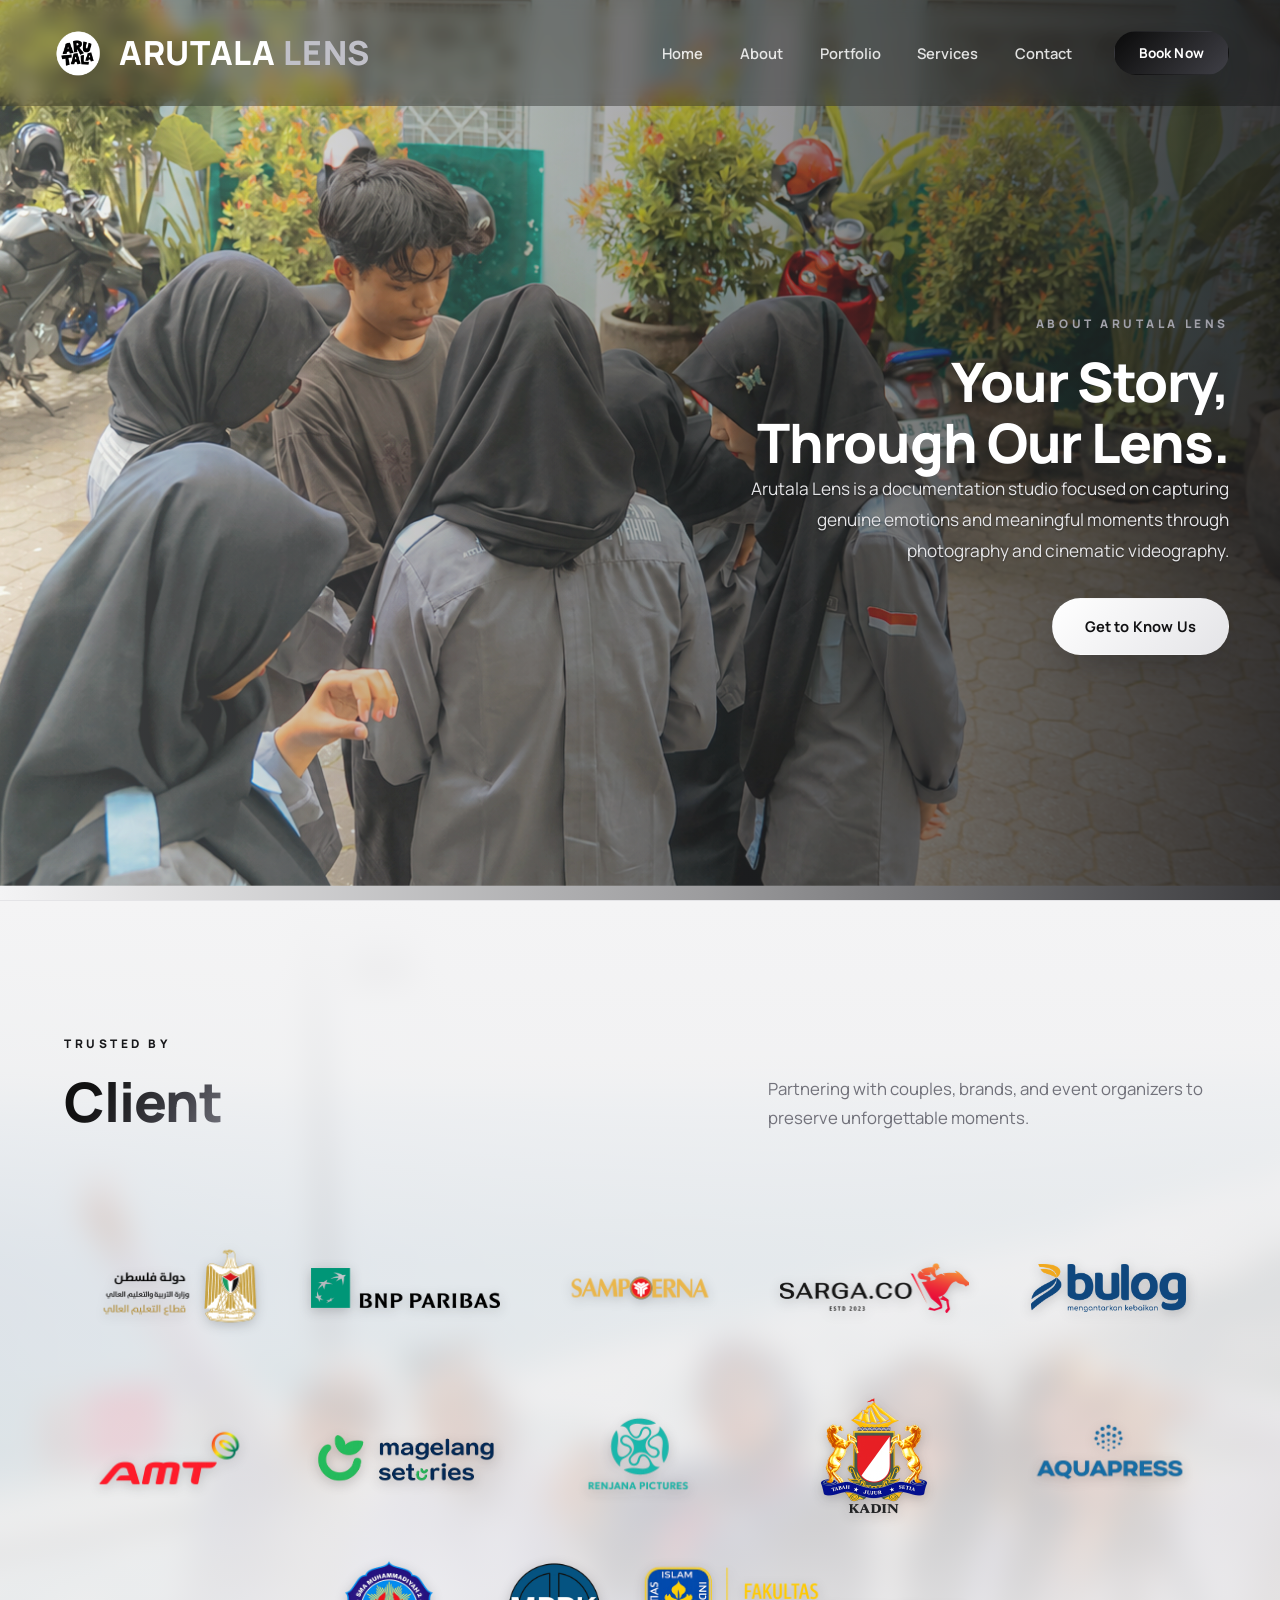
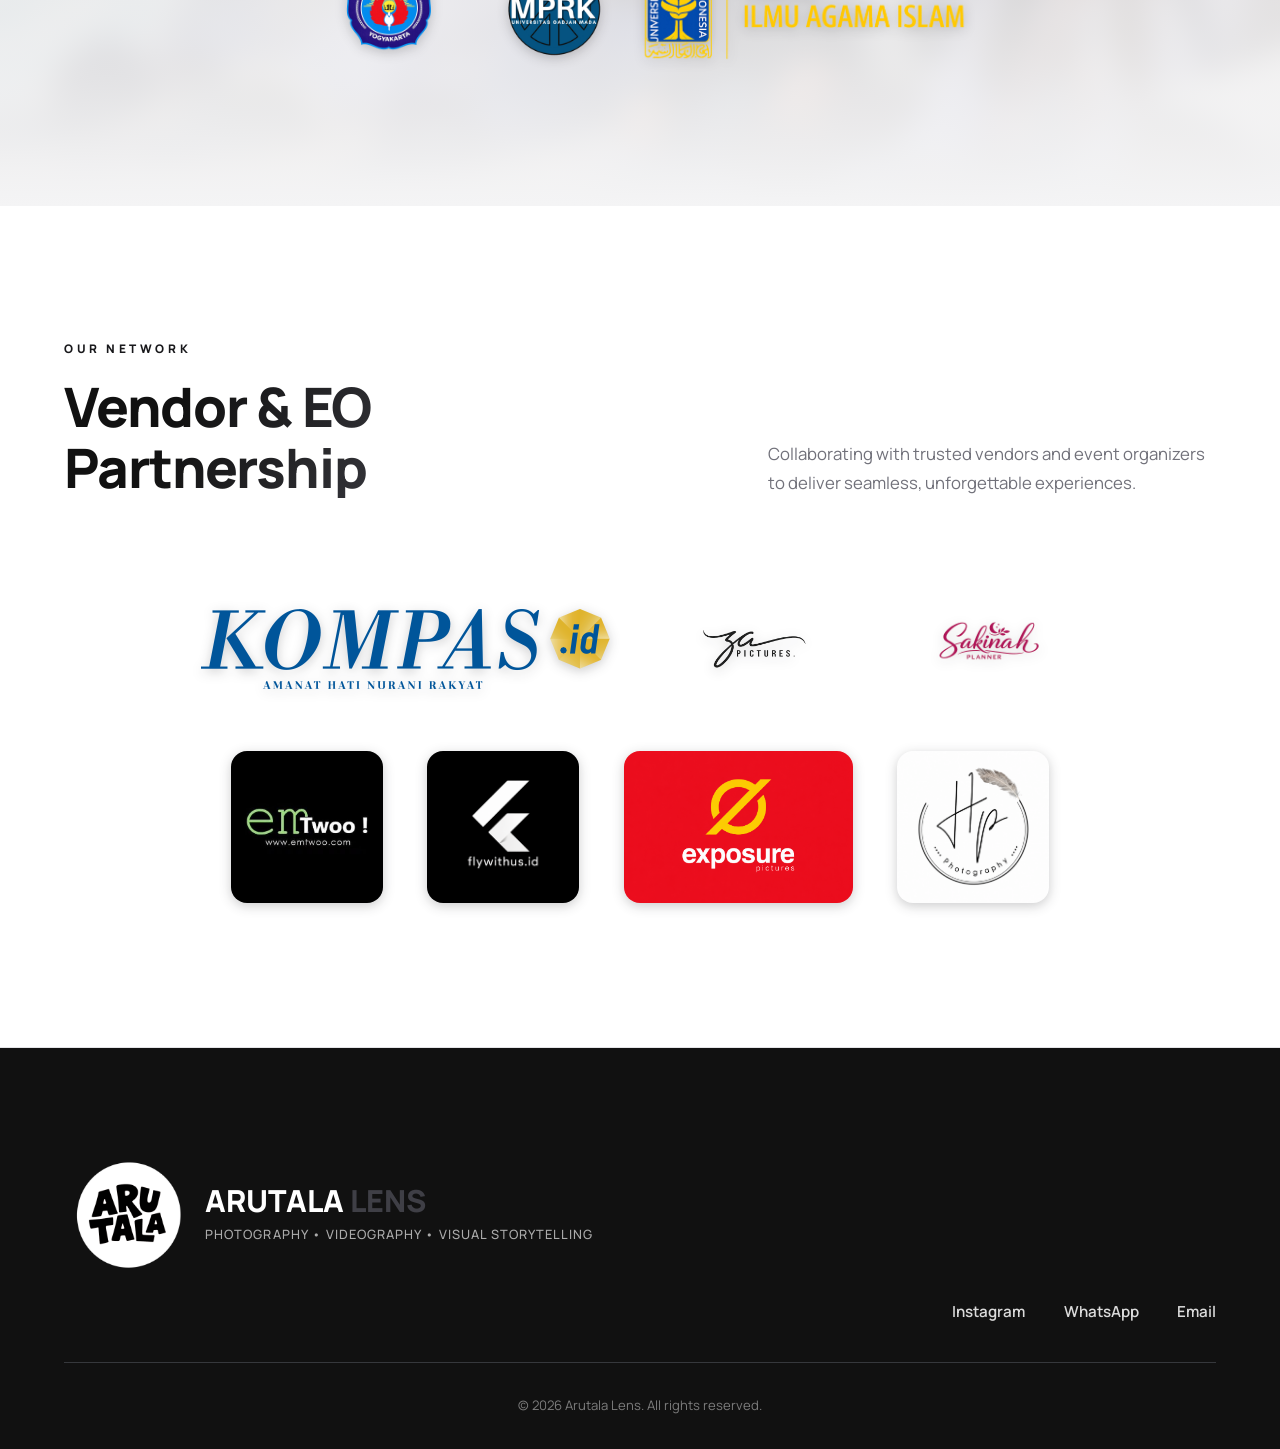
<file: about.html>
<!DOCTYPE html>
<html lang="en">
<head>
  <meta charset="UTF-8" />
  <meta name="viewport" content="width=device-width, initial-scale=1.0" />
  <title>About — Arutala Lens</title>
  <meta name="description" content="About Arutala Lens — a documentation studio for photography and cinematic videography." />

  <!-- Typography -->
  <link rel="preconnect" href="https://fonts.googleapis.com" />
  <link rel="preconnect" href="https://fonts.gstatic.com" crossorigin />
  <link href="https://fonts.googleapis.com/css2?family=Manrope:wght@300;400;500;600;700;800&display=swap" rel="stylesheet" />

  <link rel="stylesheet" href="css/style.css?v=119" />
</head>
<body>

  <!-- ================= NAVBAR ================= -->
  <header class="nav" id="navbar">
    <a href="index.html" class="nav__brand">
      <img class="nav__logo-img" src="img/logo-arutala.png" alt="Arutala Lens logo" />
      <span class="nav__brandtext">Arutala <em>Lens</em></span>
    </a>

    <nav class="nav__menu" id="navMenu" aria-label="Main navigation">
      <a href="index.html" class="nav__link">Home</a>
      <a href="about.html" class="nav__link active">About</a>
      <a href="portfolio.html" class="nav__link">Portfolio</a>
      <a href="services.html" class="nav__link">Services</a>
      <a href="contact.html" class="nav__link">Contact</a>
    </nav>

    <div class="nav__right">
      <div class="nav__cta-wrap"><a href="https://wa.me/62882005742702" class="btn btn--primary nav__cta" style="padding:0.6rem 1.5rem;font-size:0.85rem;">Book Now</a></div>
      <button class="nav__toggle" id="navToggle" aria-label="Toggle menu" aria-expanded="false">
        <span></span><span></span><span></span>
      </button>
    </div>
  </header>

  <!-- ================= ABOUT ================= -->
  <section class="about about--hero" id="about">
    <div class="about__bg"><img src="img/mee2.png" alt="" /></div>
    <div class="about__bg-shade"></div>
    <div class="container about__grid">
      <div class="about__text reveal" data-delay="120">
        <p class="eyebrow">About Arutala Lens</p>
        <h2 class="section-title">Your Story,<br />Through Our Lens.</h2>
        <p class="about__copy">
          Arutala Lens is a documentation studio focused on capturing genuine emotions
          and meaningful moments through photography and cinematic videography.
        </p>
        <a href="index.html#contact" class="btn btn--primary btn--bright">Get to Know Us</a>
      </div>
    </div>
  </section>

  <!-- ================= CLIENTS ================= -->
  <section class="clients" id="clients">
    <div class="clients__bg" aria-hidden="true">
      <img src="img/hero-bg.jpg" alt="" />
      <div class="clients__bg-shade"></div>
    </div>
    <div class="container">
      <div class="section-head reveal">
        <div>
          <p class="eyebrow">Trusted By</p>
          <h2 class="section-title">Client</h2>
        </div>
        <p class="clients__intro">Partnering with couples, brands, and event organizers to preserve unforgettable moments.</p>
      </div>

      <div class="clients__grid reveal">
        <div class="clients__row">
          <div class="client-logo"><img class="client-logo__img" src="img/client-01-plstn.png" alt="Palestina logo" /></div>
          <div class="client-logo"><img class="client-logo__img" src="img/client-02-bnp2.png" alt="BNP logo" /></div>
          <div class="client-logo card-smprn"><img class="client-logo__img" src="img/client-03-smprn.png" alt="Sampoerna logo" /></div>
          <div class="client-logo"><img class="client-logo__img" src="img/client-04-black.png" alt="Black logo" /></div>
          <div class="client-logo"><img class="client-logo__img" src="img/client-05-blg.png" alt="Bulog logo" /></div>
        </div>
        <div class="clients__row">
          <div class="client-logo card-b2u"><img class="client-logo__img" src="img/client-b2-01-amtt.png" alt="AMTT logo" /></div>
          <div class="client-logo card-ms-b2"><img class="client-logo__img" src="img/client-b2-02-mss.png" alt="MSS logo" /></div>
          <div class="client-logo card-b2u"><img class="client-logo__img" src="img/client-b2-03-rnjnn.png" alt="RNJNN logo" /></div>
          <div class="client-logo card-kdnn-b2"><img class="client-logo__img" src="img/client-b2-05-kdnn.png" alt="Kadindag logo" /></div>
          <div class="client-logo card-b2u"><img class="client-logo__img" src="img/client-b2-06-aquaaa.png" alt="Aquaaa logo" /></div>
        </div>
        <div class="clients__row row-b3">
          <div class="client-logo card-muha"><img class="client-logo__img" src="img/client-b3-01-muha.png?v=1" alt="Muha logo" /></div>
          <div class="client-logo card-mprk"><img class="client-logo__img" src="img/client-b2-04-mprk.apng" alt="MPRK logo" /></div>
          <div class="client-logo card-fiaiii"><img class="client-logo__img" src="img/client-b3-02-fiaiii.png" alt="FIAIII logo" /></div>
        </div>
      </div>
    </div>
  </section>

  <!-- ================= VENDOR & EO PARTNERSHIP ================= -->
  <section class="partners" id="partners">
    <div class="container">
      <div class="section-head reveal">
        <div>
          <p class="eyebrow">Our Network</p>
          <h2 class="section-title">Vendor &amp; EO Partnership</h2>
        </div>
        <p class="partners__intro">Collaborating with trusted vendors and event organizers to deliver seamless, unforgettable experiences.</p>
      </div>

      <div class="partners__grid reveal">
        <div class="partners__row row-center">
          <div class="partner-logo"><img class="partner-logo__img" src="img/partner-01-kmpss.png" alt="Kompass logo" /></div>
          <div class="partner-logo card-zaza"><img class="partner-logo__img" src="img/partner-03-zaza.png" alt="Zaza logo" /></div>
          <div class="partner-logo card-sk2"><img class="partner-logo__img" src="img/partner-05-sk2.png" alt="SK2 logo" /></div>
        </div>
        <div class="partners__row row-joined">
          <div class="partner-logo card-emtw"><img class="partner-logo__img" src="img/partner-07-emtw.jpg" alt="EMTW logo" /></div>
          <div class="partner-logo card-flyy"><img class="partner-logo__img" src="img/partner-06-flyy.png" alt="Flyy logo" /></div>
          <div class="partner-logo card-exposurr"><img class="partner-logo__img" src="img/partner-02-exposurr.png" alt="Exposurr logo" /></div>
          <div class="partner-logo card-hp"><img class="partner-logo__img" src="img/partner-04-hp.png" alt="HP logo" /></div>
        </div>
      </div>
    </div>
  </section>

  <!-- ================= FOOTER ================= -->
  <footer class="footer">
    <div class="container footer__inner">
      <div class="footer__brand">
        <img class="footer__logo-img" src="img/logo-arutala.png" alt="Arutala Lens logo" />
        <div class="footer__brandtext">Arutala <em>Lens</em>
          <p class="footer__tag">Photography &bull; Videography &bull; Visual Storytelling</p>
        </div>
      </div>

      <div class="footer__links">
        <a href="https://www.instagram.com/arutala.lens?igsh=ZDhsaTB5b3d1OWEx" class="footer__link">Instagram</a>
        <a href="https://wa.me/62882005742702" class="footer__link">WhatsApp</a>
        <a href="mailto:hello@arutalalens.com" class="footer__link">Email</a>
      </div>
    </div>
    <p class="footer__copy">&copy; 2026 Arutala Lens. All rights reserved.</p>
  </footer>

  <script src="js/script.js"></script>
</body>
</html>
</file>
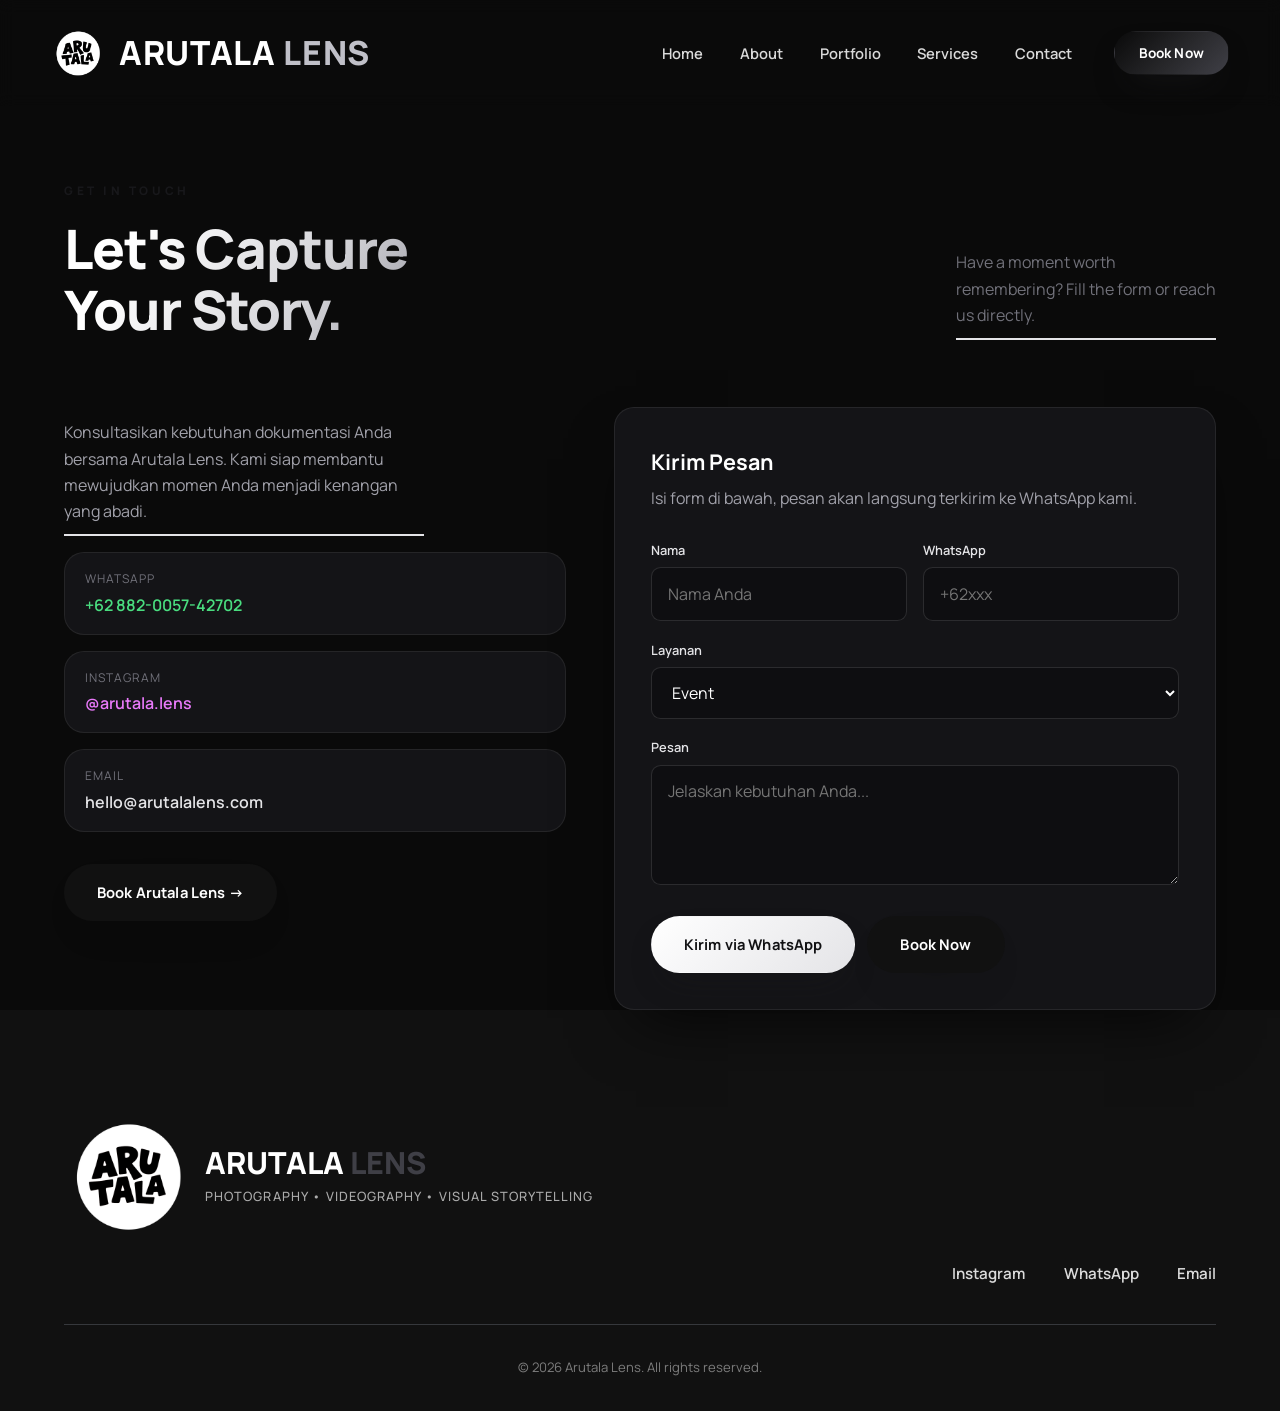
<file: contact.html>
<!DOCTYPE html>
<html lang="en">
<head>
  <meta charset="UTF-8" />
  <meta name="viewport" content="width=device-width, initial-scale=1.0" />
  <title>Contact — Arutala Lens</title>
  <meta name="description" content="Contact Arutala Lens — get in touch, book your documentation, and capture your story." />

  <!-- Typography -->
  <link rel="preconnect" href="https://fonts.googleapis.com" />
  <link rel="preconnect" href="https://fonts.gstatic.com" crossorigin />
  <link href="https://fonts.googleapis.com/css2?family=Manrope:wght@300;400;500;600;700;800&display=swap" rel="stylesheet" />

  <link rel="stylesheet" href="css/style.css?v=119" />

  <style>
    /* ===== Kontak form ===== */
    .contact-page { padding-top: clamp(8rem, 14vw, 11rem); background: #0A0A0A; }
    .contact__layout {
      display: grid;
      grid-template-columns: 1fr 1.2fr;
      gap: 3rem;
      align-items: start;
      margin-top: 2.5rem;
    }
    .contact__info .section-sub { color: #A1A1AA; max-width: 36ch; margin-top: 0.75rem; }
    .contact__info-item {
      display: flex;
      align-items: center;
      gap: 0.9rem;
      padding: 1rem 1.25rem;
      margin-top: 1rem;
      background: #141417;
      border: 1px solid rgba(255,255,255,0.07);
      border-radius: var(--radius);
      color: #E4E4E7;
      transition: border-color 0.25s ease, transform 0.25s ease;
    }
    .contact__info-item:hover { border-color: var(--primary); transform: translateY(-2px); }
    .contact__info-label { display: block; font-size: 0.75rem; letter-spacing: 0.08em; text-transform: uppercase; color: #71717A; }
    .contact__info-value { display: block; font-weight: 600; margin-top: 0.15rem; }

    .contact__form {
      background: #141417;
      border: 1px solid rgba(255,255,255,0.08);
      border-radius: var(--radius);
      padding: 2.25rem;
      box-shadow: 0 30px 60px -22px rgba(0,0,0,0.7);
    }
    .contact__form-title { font-size: 1.35rem; font-weight: 700; color: var(--white); margin-bottom: 0.35rem; }
    .contact__form-sub { color: #A1A1AA; margin-bottom: 1.75rem; }
    .contact__form-row { display: grid; grid-template-columns: 1fr 1fr; gap: 1rem; }
    .contact__field { margin-bottom: 1.15rem; }
    .contact__label { display: block; font-size: 0.8rem; font-weight: 600; color: #E4E4E7; margin-bottom: 0.4rem; }
    .contact__input,
    .contact__select,
    .contact__textarea {
      width: 100%;
      padding: 0.8rem 1rem;
      font: inherit;
      color: #fff;
      background: #0E0E11;
      border: 1px solid rgba(255,255,255,0.12);
      border-radius: 0.6rem;
      outline: none;
      transition: border-color 0.25s ease;
    }
    .contact__input:focus,
    .contact__select:focus,
    .contact__textarea:focus { border-color: var(--primary); }
    .contact__textarea { min-height: 120px; resize: vertical; }
    .contact__button-row {
      display: flex;
      flex-wrap: wrap;
      gap: 0.75rem;
      margin-top: 1.5rem;
    }
    @media (max-width: 860px) {
      .contact__layout { grid-template-columns: 1fr; }
      .contact__form-row { grid-template-columns: 1fr; }
    }
  </style>
</head>
<body>

  <!-- ================= NAVBAR ================= -->
  <header class="nav" id="navbar">
    <a href="index.html" class="nav__brand">
      <img class="nav__logo-img" src="img/logo-arutala.png" alt="Arutala Lens logo" />
      <span class="nav__brandtext">Arutala <em>Lens</em></span>
    </a>

    <nav class="nav__menu" id="navMenu" aria-label="Main navigation">
      <a href="index.html" class="nav__link">Home</a>
      <a href="about.html" class="nav__link">About</a>
      <a href="portfolio.html" class="nav__link">Portfolio</a>
      <a href="services.html" class="nav__link">Services</a>
      <a href="contact.html" class="nav__link active">Contact</a>
    </nav>

    <div class="nav__right">
      <div class="nav__cta-wrap"><a href="https://wa.me/62882005742702" class="btn btn--primary nav__cta" style="padding:0.6rem 1.5rem;font-size:0.85rem;">Book Now</a></div>
      <button class="nav__toggle" id="navToggle" aria-label="Toggle menu" aria-expanded="false">
        <span></span><span></span><span></span>
      </button>
    </div>
  </header>

  <!-- ================= CTA / CONTACT ================= -->
  <section class="contact-page" id="contact">
    <div class="container">
      <div class="section-head reveal">
        <div>
          <p class="eyebrow">Get in Touch</p>
          <h2 class="section-title">Let's Capture<br />Your Story.</h2>
        </div>
        <p class="section-sub">Have a moment worth remembering? Fill the form or reach us directly.</p>
      </div>

      <div class="contact__layout">
        <!-- Info & CTA -->
        <div class="contact__info reveal">
          <p class="contact__info-text section-sub">
            Konsultasikan kebutuhan dokumentasi Anda bersama Arutala Lens.
            Kami siap membantu mewujudkan momen Anda menjadi kenangan yang abadi.
          </p>

          <div class="contact__info-item">
            <div>
              <span class="contact__info-label">WhatsApp</span>
              <a href="https://wa.me/62882005742702" class="contact__info-value" style="color:#4ADE80;">+62 882-0057-42702</a>
            </div>
          </div>
          <div class="contact__info-item">
            <div>
              <span class="contact__info-label">Instagram</span>
              <a href="https://www.instagram.com/arutala.lens?igsh=ZDhsaTB5b3d1OWEx" class="contact__info-value" style="color:#E879F9;">@arutala.lens</a>
            </div>
          </div>
          <div class="contact__info-item">
            <div>
              <span class="contact__info-label">Email</span>
              <a href="mailto:hello@arutalalens.com" class="contact__info-value" style="color:#E4E4E7;">hello@arutalalens.com</a>
            </div>
          </div>

          <!-- CTA button -->
          <div style="margin-top:2rem;">
            <a href="https://wa.me/62882005742702" class="btn btn--navy btn--bright" style="display:inline-flex;">Book Arutala Lens &rarr;</a>
          </div>
        </div>

        <!-- Form kontak -->
        <form class="contact__form reveal" data-delay="100" action="https://wa.me/62882005742702" method="get" onsubmit="submitToWhatsApp(event)">
          <h3 class="contact__form-title">Kirim Pesan</h3>
          <p class="contact__form-sub">Isi form di bawah, pesan akan langsung terkirim ke WhatsApp kami.</p>

          <div class="contact__form-row">
            <div class="contact__field">
              <label class="contact__label" for="name">Nama</label>
              <input class="contact__input" type="text" id="name" name="name" placeholder="Nama Anda" required />
            </div>
            <div class="contact__field">
              <label class="contact__label" for="phone">WhatsApp</label>
              <input class="contact__input" type="tel" id="phone" name="phone" placeholder="+62xxx" required />
            </div>
          </div>

          <div class="contact__field">
            <label class="contact__label" for="service">Layanan</label>
            <select class="contact__select" id="service" name="service">
              <option value="Event">Event</option>
              <option value="Graduation">Graduation</option>
              <option value="Wedding">Wedding</option>
              <option value="WCC (Wedding Content Creator)">WCC (Wedding Content Creator)</option>
              <option value="Drone Documentation">Drone Documentation</option>
              <option value="Sport">Sport</option>
              <option value="Cinematic">Cinematic</option>
              <option value="Trip">Trip</option>
            </select>
          </div>

          <div class="contact__field">
            <label class="contact__label" for="message">Pesan</label>
            <textarea class="contact__textarea" id="message" name="message" placeholder="Jelaskan kebutuhan Anda..." required></textarea>
          </div>

          <div class="contact__button-row">
            <button type="submit" class="btn btn--primary btn--bright">Kirim via WhatsApp</button>
            <a href="https://wa.me/62882005742702" class="btn btn--navy">Book Now</a>
          </div>
        </form>
      </div>
    </div>
  </section>

  <!-- ================= FOOTER ================= -->
  <footer class="footer">
    <div class="container footer__inner">
      <div class="footer__brand">
        <img class="footer__logo-img" src="img/logo-arutala.png" alt="Arutala Lens logo" />
        <div class="footer__brandtext">Arutala <em>Lens</em>
          <p class="footer__tag">Photography &bull; Videography &bull; Visual Storytelling</p>
        </div>
      </div>

      <div class="footer__links">
        <a href="https://www.instagram.com/arutala.lens?igsh=ZDhsaTB5b3d1OWEx" class="footer__link">Instagram</a>
        <a href="https://wa.me/62882005742702" class="footer__link">WhatsApp</a>
        <a href="mailto:hello@arutalalens.com" class="footer__link">Email</a>
      </div>
    </div>
    <p class="footer__copy">&copy; 2026 Arutala Lens. All rights reserved.</p>
  </footer>

  <script src="js/script.js"></script>
  <script>
    function submitToWhatsApp(e) {
      e.preventDefault();
      var name = document.getElementById("name").value;
      var phone = document.getElementById("phone").value;
      var service = document.getElementById("service").value;
      var msg = document.getElementById("message").value;
      var text = "Halo Arutala Lens!%0ASaya ingin bertanya.%0A%0A- Nama: " + encodeURIComponent(name) +
        "%0A- Kontak: " + encodeURIComponent(phone) +
        "%0A- Layanan: " + encodeURIComponent(service) +
        "%0A- Pesan: " + encodeURIComponent(msg);
      window.open("https://wa.me/62882005742702?text=" + text, "_blank");
    }
  </script>
</body>
</html>
</file>
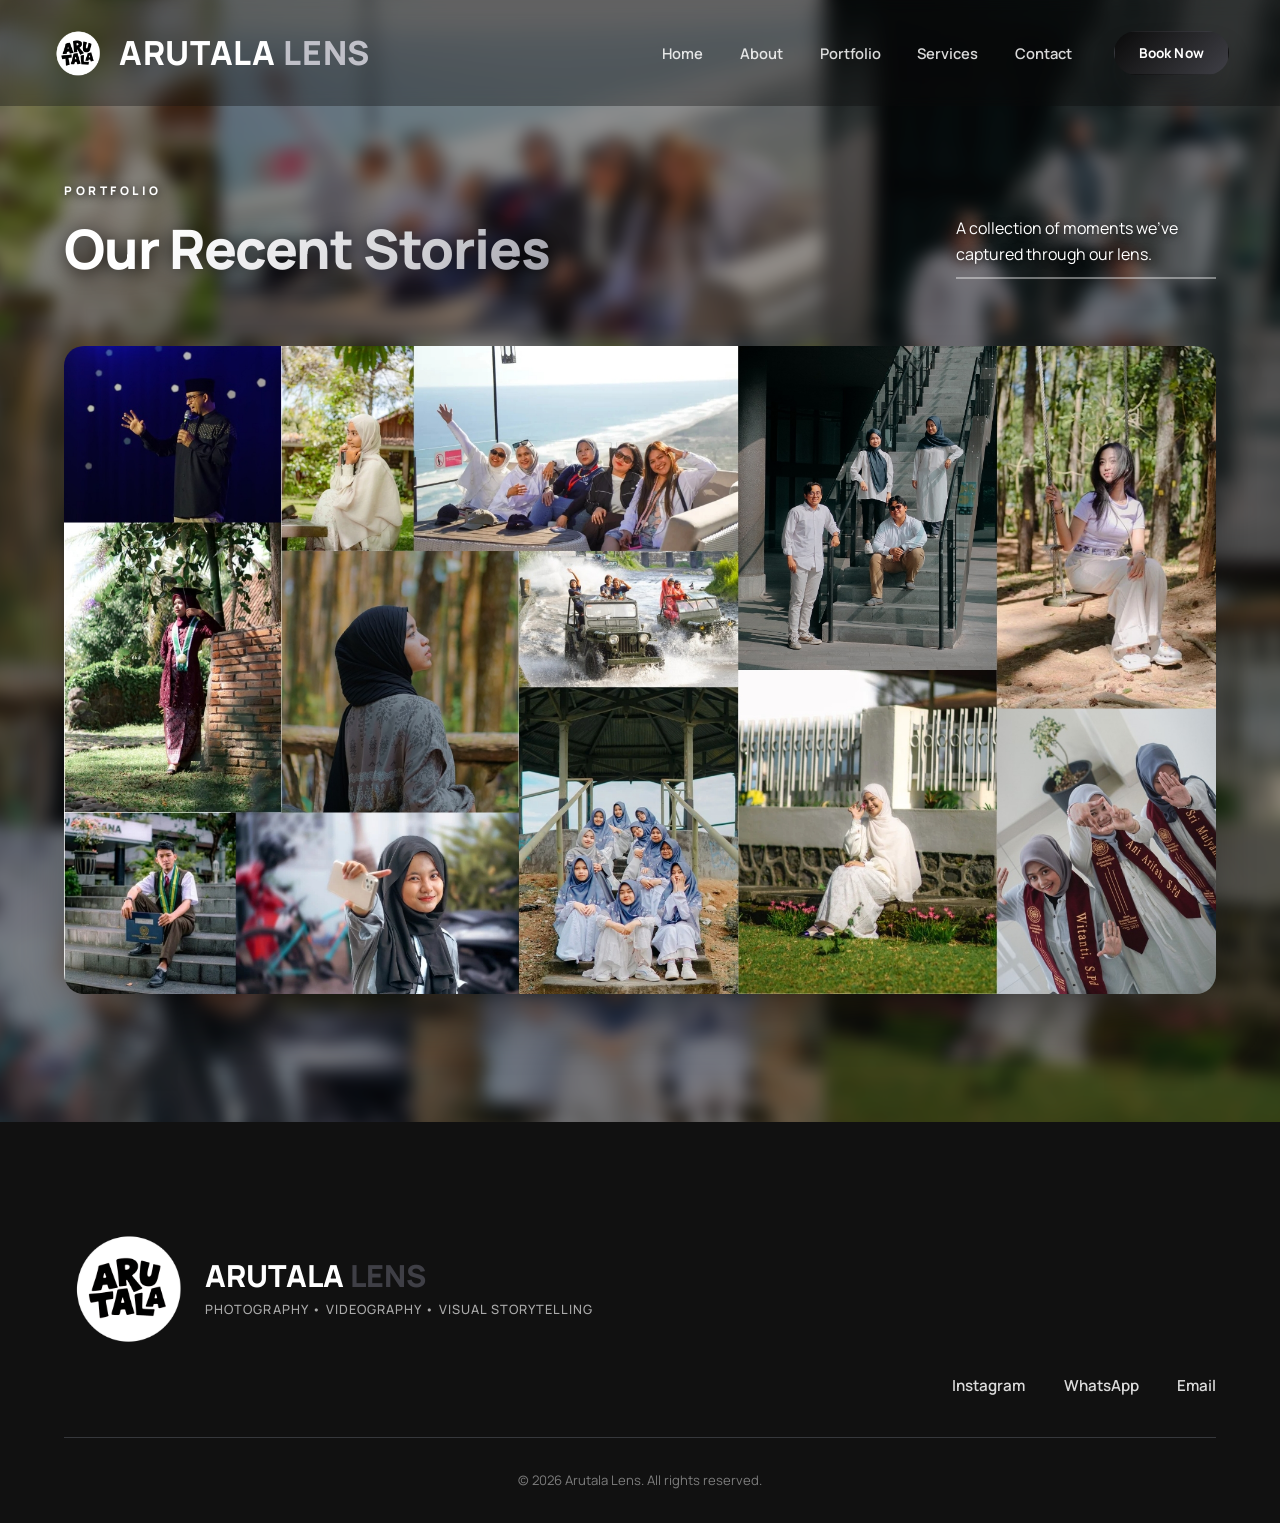
<file: portfolio.html>
<!DOCTYPE html>
<html lang="en">
<head>
  <meta charset="UTF-8" />
  <meta name="viewport" content="width=device-width, initial-scale=1.0" />
  <title>Portfolio — Arutala Lens</title>
  <meta name="description" content="Portfolio — a collection of recent stories captured by Arutala Lens." />

  <!-- Typography -->
  <link rel="preconnect" href="https://fonts.googleapis.com" />
  <link rel="preconnect" href="https://fonts.gstatic.com" crossorigin />
  <link href="https://fonts.googleapis.com/css2?family=Manrope:wght@300;400;500;600;700;800&display=swap" rel="stylesheet" />

  <link rel="stylesheet" href="css/style.css?v=119" />
</head>
<body>

  <!-- ================= NAVBAR ================= -->
  <header class="nav" id="navbar">
    <a href="index.html" class="nav__brand">
      <img class="nav__logo-img" src="img/logo-arutala.png" alt="Arutala Lens logo" />
      <span class="nav__brandtext">Arutala <em>Lens</em></span>
    </a>

    <nav class="nav__menu" id="navMenu" aria-label="Main navigation">
      <a href="index.html" class="nav__link">Home</a>
      <a href="about.html" class="nav__link">About</a>
      <a href="portfolio.html" class="nav__link active">Portfolio</a>
      <a href="services.html" class="nav__link">Services</a>
      <a href="contact.html" class="nav__link">Contact</a>
    </nav>

    <div class="nav__right">
      <div class="nav__cta-wrap"><a href="https://wa.me/62882005742702" class="btn btn--primary nav__cta" style="padding:0.6rem 1.5rem;font-size:0.85rem;">Book Now</a></div>
      <button class="nav__toggle" id="navToggle" aria-label="Toggle menu" aria-expanded="false">
        <span></span><span></span><span></span>
      </button>
    </div>
  </header>

  <!-- ================= PORTFOLIO ================= -->
  <section class="portfolio" id="portfolio" style="padding-top:clamp(8rem,14vw,11rem);">
    <div class="portfolio__bg" aria-hidden="true">
      <img src="download/portoo.jpeg" alt="" />
      <div class="portfolio__bg-shade"></div>
    </div>
    <div class="container">
      <div class="section-head reveal">
        <div>
          <p class="eyebrow">Portfolio</p>
          <h2 class="section-title">Our Recent Stories</h2>
        </div>
        <p class="section-sub">A collection of moments we've captured through our lens.</p>
      </div>
      <div class="portfolio__photo reveal">
        <img src="img/portfolio-bg.jpg" alt="Recent stories" loading="lazy" />
      </div>
    </div>
  </section>

  <!-- ================= FOOTER ================= -->
  <footer class="footer">
    <div class="container footer__inner">
      <div class="footer__brand">
        <img class="footer__logo-img" src="img/logo-arutala.png" alt="Arutala Lens logo" />
        <div class="footer__brandtext">Arutala <em>Lens</em>
          <p class="footer__tag">Photography &bull; Videography &bull; Visual Storytelling</p>
        </div>
      </div>

      <div class="footer__links">
        <a href="https://www.instagram.com/arutala.lens?igsh=ZDhsaTB5b3d1OWEx" class="footer__link">Instagram</a>
        <a href="https://wa.me/62882005742702" class="footer__link">WhatsApp</a>
        <a href="mailto:hello@arutalalens.com" class="footer__link">Email</a>
      </div>
    </div>
    <p class="footer__copy">&copy; 2026 Arutala Lens. All rights reserved.</p>
  </footer>

  <script src="js/script.js"></script>
</body>
</html>
</file>
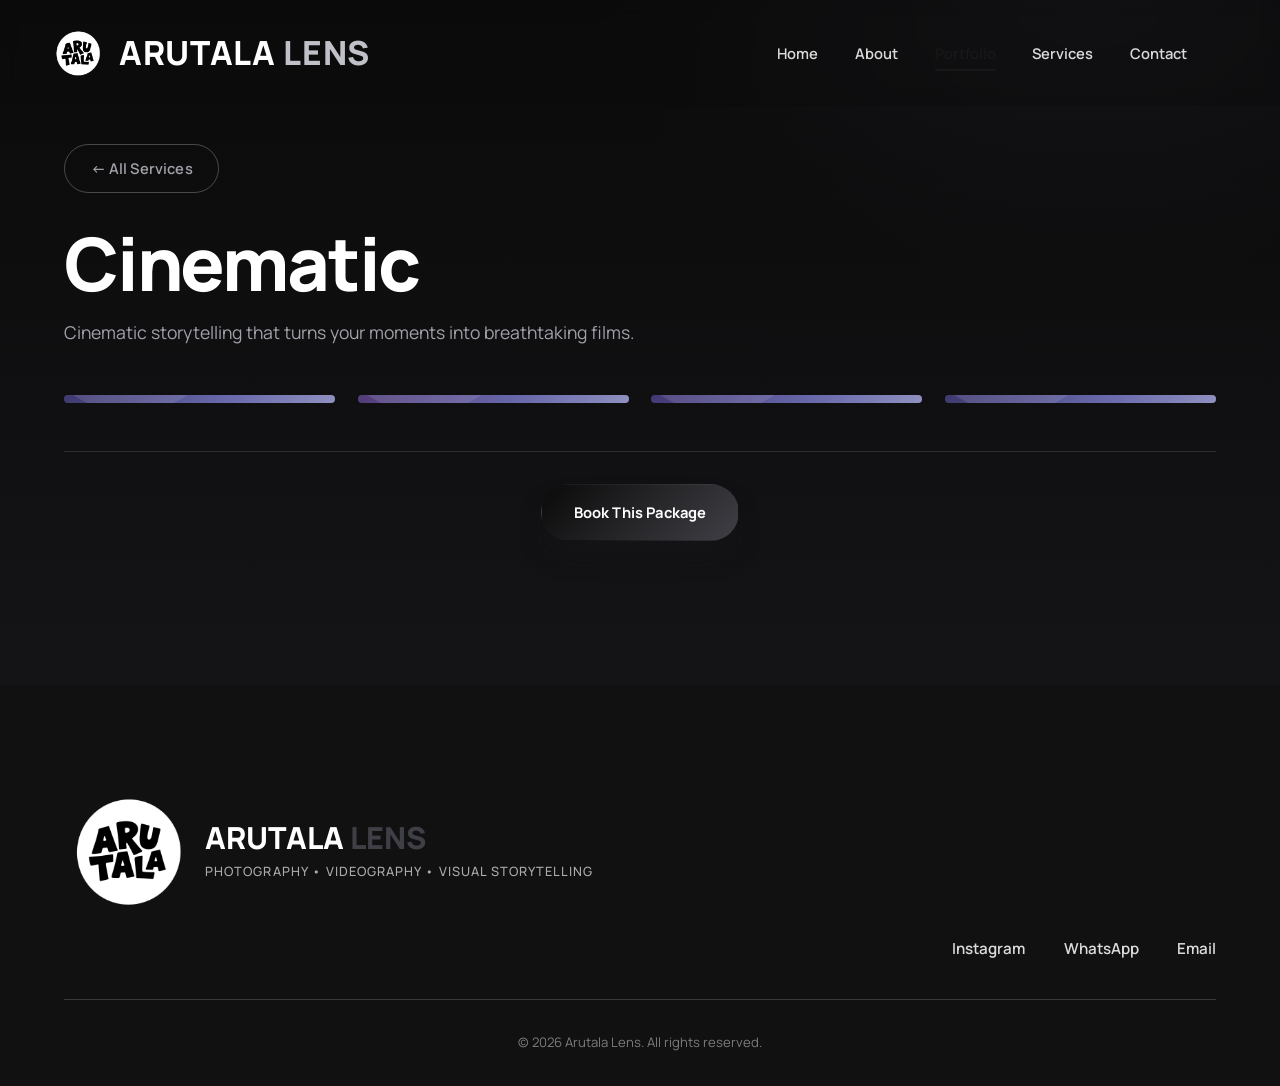
<file: pages/cinematic.html>
<!DOCTYPE html>
<html lang="en">
<head>
  <meta charset="UTF-8" />
  <meta name="viewport" content="width=device-width, initial-scale=1.0" />
  <title>Cinematic Portfolio — Arutala Lens</title>
  <meta name="description" content="Cinematic portfolio from Arutala Lens." />
  <link rel="preconnect" href="https://fonts.googleapis.com" />
  <link rel="preconnect" href="https://fonts.gstatic.com" crossorigin />
  <link href="https://fonts.googleapis.com/css2?family=Manrope:wght@300;400;500;600;700;800&display=swap" rel="stylesheet" />
  <link rel="stylesheet" href="../css/style.css?v=79" />
  <link rel="stylesheet" href="../css/service-pages.css?v=1" />
</head>
<body>

  <header class="nav" id="navbar">
    <a href="../index.html#home" class="nav__brand">
      <img class="nav__logo-img" src="../img/logo-arutala.png" alt="Arutala Lens logo" />
      <span class="nav__brandtext">Arutala <em>Lens</em></span>
    </a>
    <nav class="nav__menu" id="navMenu" aria-label="Main navigation">
      <a href="../index.html#home" class="nav__link">Home</a>
      <a href="../index.html#about" class="nav__link">About</a>
      <a href="../index.html#portfolio" class="nav__link active">Portfolio</a>
      <a href="../index.html#services" class="nav__link">Services</a>
      <a href="../index.html#contact" class="nav__link">Contact</a>
    </nav>
  </header>

  <main class="page">
    <div class="container">
      <a href="../index.html#services" class="btn btn--ghost page__back">&larr; All Services</a>
      <h1 class="page__title">Cinematic</h1>
      <p class="page__desc">Cinematic storytelling that turns your moments into breathtaking films.</p>

      <div class="masonry page__grid">
        <div class="card page__card" style="--h:420px">
          <div class="card__media"><img src="../img/ci1.svg" alt="Cinematic photo" loading="lazy" /></div>
        </div>
        <div class="card page__card" style="--h:560px">
          <div class="card__media"><img src="../img/ci2.svg" alt="Cinematic photo" loading="lazy" /></div>
        </div>
        <div class="card page__card" style="--h:480px">
          <div class="card__media"><img src="../img/ci3.svg" alt="Cinematic photo" loading="lazy" /></div>
        </div>
        <div class="card page__card" style="--h:340px">
          <div class="card__media"><img src="../img/ci1.svg" alt="Cinematic photo" loading="lazy" /></div>
        </div>
      </div>

      <div class="page__cta">
        <a href="https://wa.me/62882005742702" class="btn btn--primary">Book This Package</a>
      </div>
    </div>
  </main>

  <footer class="footer">
    <div class="container footer__inner">
      <div class="footer__brand">
        <img class="footer__logo-img" src="../img/logo-arutala.png" alt="Arutala Lens logo" />
        <div class="footer__brandtext">Arutala <em>Lens</em>
          <p class="footer__tag">Photography &bull; Videography &bull; Visual Storytelling</p>
        </div>
      </div>
      <div class="footer__links">
        <a href="https://www.instagram.com/arutala.lens?igsh=ZDhsaTB5b3d1OWEx" class="footer__link">Instagram</a>
        <a href="https://wa.me/62882005742702" class="footer__link">WhatsApp</a>
        <a href="mailto:hello@arutalalens.com" class="footer__link">Email</a>
      </div>
    </div>
    <p class="footer__copy">&copy; 2026 Arutala Lens. All rights reserved.</p>
  </footer>

</body>
</html>
</file>
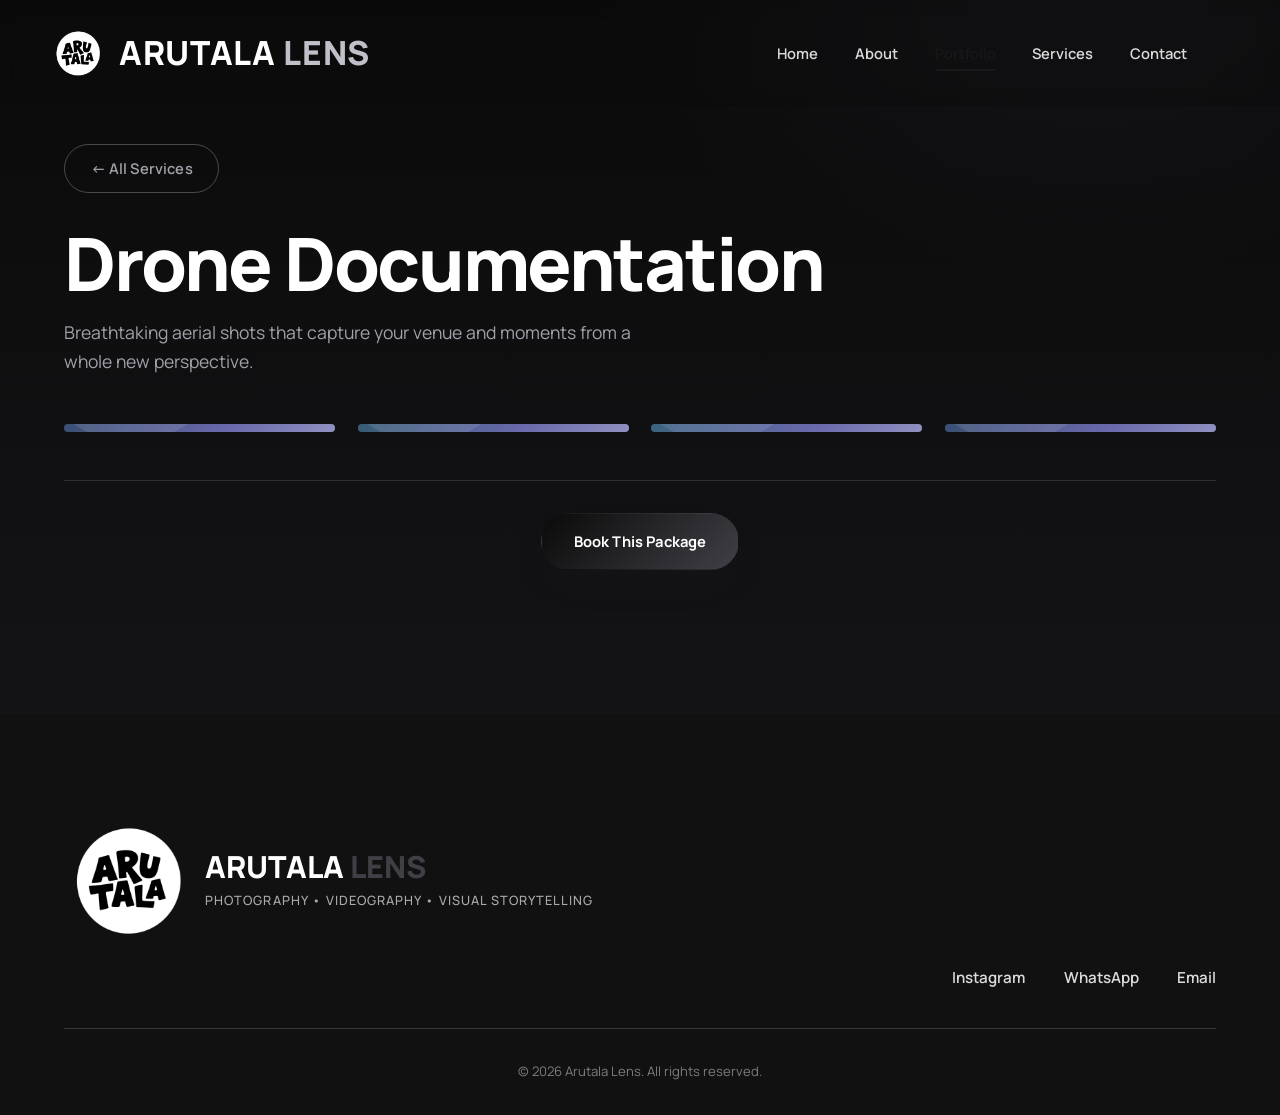
<file: pages/drone.html>
<!DOCTYPE html>
<html lang="en">
<head>
  <meta charset="UTF-8" />
  <meta name="viewport" content="width=device-width, initial-scale=1.0" />
  <title>Drone Portfolio — Arutala Lens</title>
  <meta name="description" content="Drone documentation portfolio from Arutala Lens." />
  <link rel="preconnect" href="https://fonts.googleapis.com" />
  <link rel="preconnect" href="https://fonts.gstatic.com" crossorigin />
  <link href="https://fonts.googleapis.com/css2?family=Manrope:wght@300;400;500;600;700;800&display=swap" rel="stylesheet" />
  <link rel="stylesheet" href="../css/style.css?v=79" />
  <link rel="stylesheet" href="../css/service-pages.css?v=1" />
</head>
<body>

  <header class="nav" id="navbar">
    <a href="../index.html#home" class="nav__brand">
      <img class="nav__logo-img" src="../img/logo-arutala.png" alt="Arutala Lens logo" />
      <span class="nav__brandtext">Arutala <em>Lens</em></span>
    </a>
    <nav class="nav__menu" id="navMenu" aria-label="Main navigation">
      <a href="../index.html#home" class="nav__link">Home</a>
      <a href="../index.html#about" class="nav__link">About</a>
      <a href="../index.html#portfolio" class="nav__link active">Portfolio</a>
      <a href="../index.html#services" class="nav__link">Services</a>
      <a href="../index.html#contact" class="nav__link">Contact</a>
    </nav>
  </header>

  <main class="page">
    <div class="container">
      <a href="../index.html#services" class="btn btn--ghost page__back">&larr; All Services</a>
      <h1 class="page__title">Drone Documentation</h1>
      <p class="page__desc">Breathtaking aerial shots that capture your venue and moments from a whole new perspective.</p>

      <div class="masonry page__grid">
        <div class="card page__card" style="--h:420px">
          <div class="card__media"><img src="../img/dr1.svg" alt="Drone photo" loading="lazy" /></div>
        </div>
        <div class="card page__card" style="--h:560px">
          <div class="card__media"><img src="../img/dr2.svg" alt="Drone photo" loading="lazy" /></div>
        </div>
        <div class="card page__card" style="--h:480px">
          <div class="card__media"><img src="../img/dr3.svg" alt="Drone photo" loading="lazy" /></div>
        </div>
        <div class="card page__card" style="--h:340px">
          <div class="card__media"><img src="../img/dr1.svg" alt="Drone photo" loading="lazy" /></div>
        </div>
      </div>

      <div class="page__cta">
        <a href="https://wa.me/62882005742702" class="btn btn--primary">Book This Package</a>
      </div>
    </div>
  </main>

  <footer class="footer">
    <div class="container footer__inner">
      <div class="footer__brand">
        <img class="footer__logo-img" src="../img/logo-arutala.png" alt="Arutala Lens logo" />
        <div class="footer__brandtext">Arutala <em>Lens</em>
          <p class="footer__tag">Photography &bull; Videography &bull; Visual Storytelling</p>
        </div>
      </div>
      <div class="footer__links">
        <a href="https://www.instagram.com/arutala.lens?igsh=ZDhsaTB5b3d1OWEx" class="footer__link">Instagram</a>
        <a href="https://wa.me/62882005742702" class="footer__link">WhatsApp</a>
        <a href="mailto:hello@arutalalens.com" class="footer__link">Email</a>
      </div>
    </div>
    <p class="footer__copy">&copy; 2026 Arutala Lens. All rights reserved.</p>
  </footer>

</body>
</html>
</file>
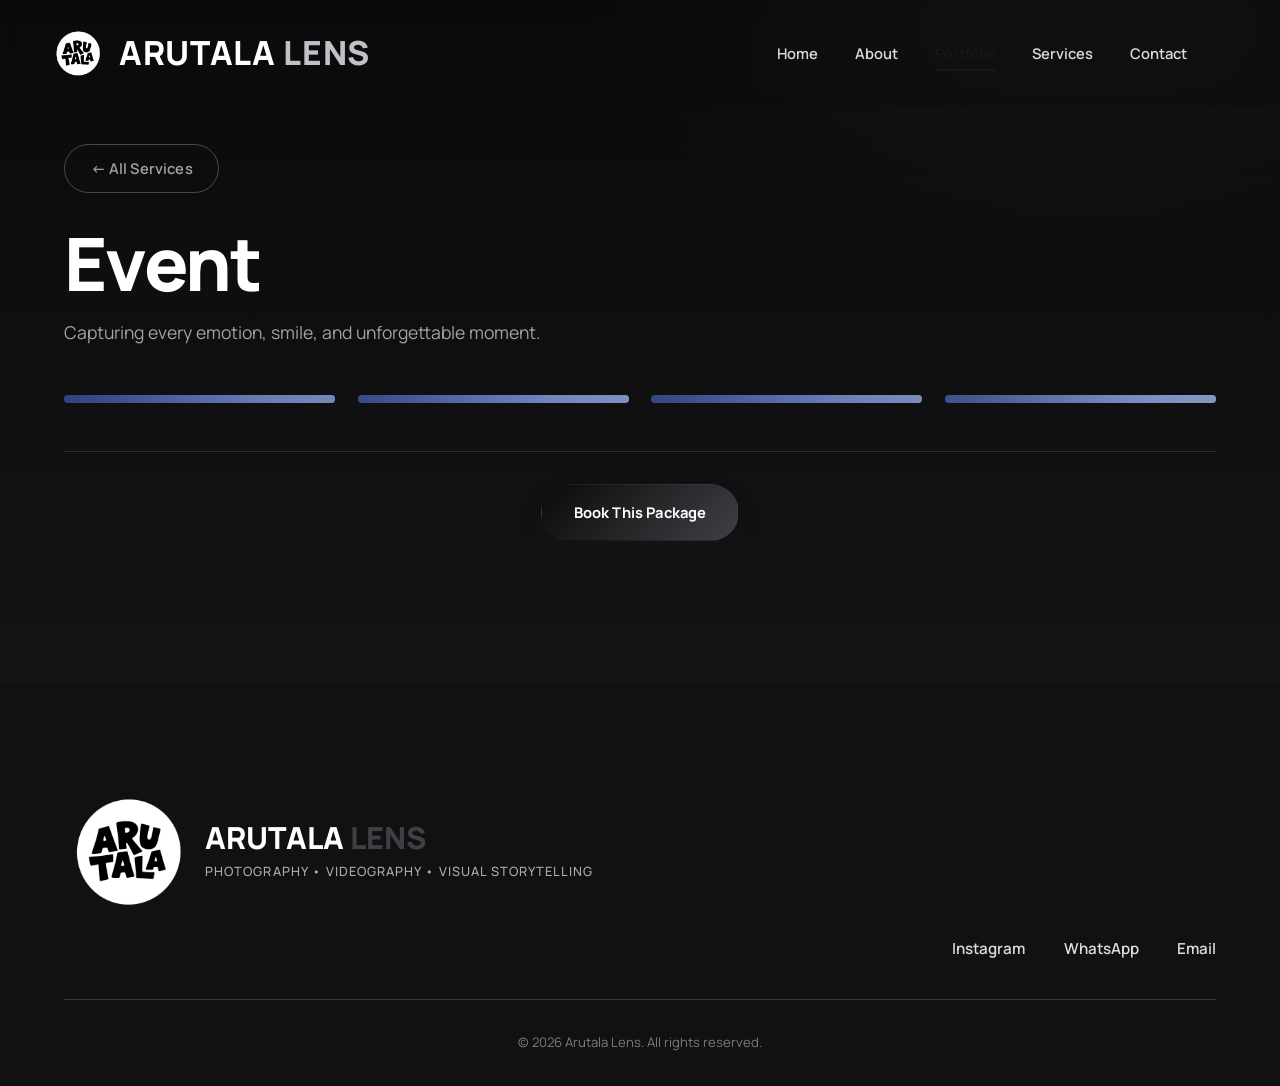
<file: pages/event.html>
<!DOCTYPE html>
<html lang="en">
<head>
  <meta charset="UTF-8" />
  <meta name="viewport" content="width=device-width, initial-scale=1.0" />
  <title>Event Portfolio — Arutala Lens</title>
  <meta name="description" content="Event portfolio from Arutala Lens." />
  <link rel="preconnect" href="https://fonts.googleapis.com" />
  <link rel="preconnect" href="https://fonts.gstatic.com" crossorigin />
  <link href="https://fonts.googleapis.com/css2?family=Manrope:wght@300;400;500;600;700;800&display=swap" rel="stylesheet" />
  <link rel="stylesheet" href="../css/style.css?v=79" />
  <link rel="stylesheet" href="../css/service-pages.css?v=1" />
</head>
<body>

  <header class="nav" id="navbar">
    <a href="../index.html#home" class="nav__brand">
      <img class="nav__logo-img" src="../img/logo-arutala.png" alt="Arutala Lens logo" />
      <span class="nav__brandtext">Arutala <em>Lens</em></span>
    </a>
    <nav class="nav__menu" id="navMenu" aria-label="Main navigation">
      <a href="../index.html#home" class="nav__link">Home</a>
      <a href="../index.html#about" class="nav__link">About</a>
      <a href="../index.html#portfolio" class="nav__link active">Portfolio</a>
      <a href="../index.html#services" class="nav__link">Services</a>
      <a href="../index.html#contact" class="nav__link">Contact</a>
    </nav>
  </header>

  <main class="page">
    <div class="container">
      <a href="../index.html#services" class="btn btn--ghost page__back">&larr; All Services</a>
      <h1 class="page__title">Event</h1>
      <p class="page__desc">Capturing every emotion, smile, and unforgettable moment.</p>

      <div class="masonry page__grid">
        <div class="card page__card" style="--h:420px">
          <div class="card__media"><img src="../img/e1.svg" alt="Event photo" loading="lazy" /></div>
        </div>
        <div class="card page__card" style="--h:560px">
          <div class="card__media"><img src="../img/e2.svg" alt="Event photo" loading="lazy" /></div>
        </div>
        <div class="card page__card" style="--h:480px">
          <div class="card__media"><img src="../img/f1.svg" alt="Event photo" loading="lazy" /></div>
        </div>
        <div class="card page__card" style="--h:340px">
          <div class="card__media"><img src="../img/c1.svg" alt="Event photo" loading="lazy" /></div>
        </div>
      </div>

      <div class="page__cta">
        <a href="https://wa.me/62882005742702" class="btn btn--primary">Book This Package</a>
      </div>
    </div>
  </main>

  <footer class="footer">
    <div class="container footer__inner">
      <div class="footer__brand">
        <img class="footer__logo-img" src="../img/logo-arutala.png" alt="Arutala Lens logo" />
        <div class="footer__brandtext">Arutala <em>Lens</em>
          <p class="footer__tag">Photography &bull; Videography &bull; Visual Storytelling</p>
        </div>
      </div>
      <div class="footer__links">
        <a href="https://www.instagram.com/arutala.lens?igsh=ZDhsaTB5b3d1OWEx" class="footer__link">Instagram</a>
        <a href="https://wa.me/62882005742702" class="footer__link">WhatsApp</a>
        <a href="mailto:hello@arutalalens.com" class="footer__link">Email</a>
      </div>
    </div>
    <p class="footer__copy">&copy; 2026 Arutala Lens. All rights reserved.</p>
  </footer>

</body>
</html>
</file>
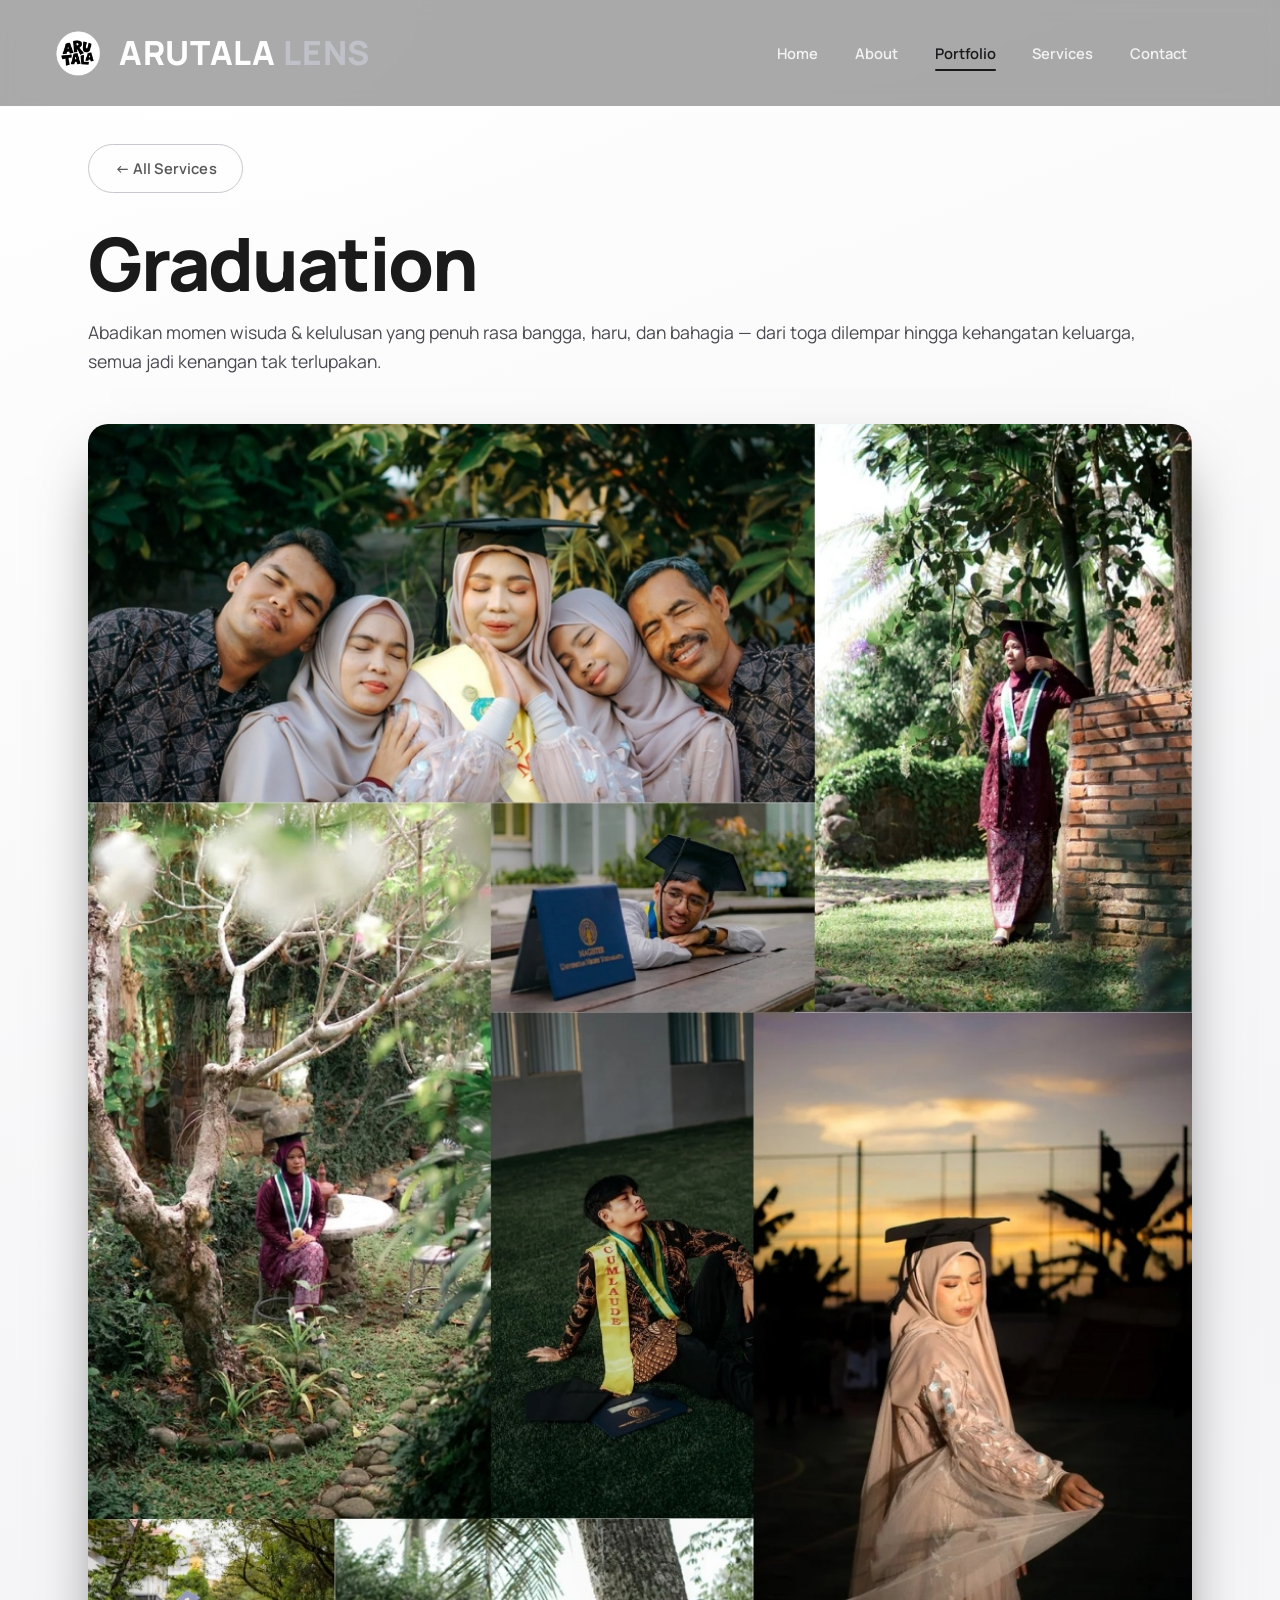
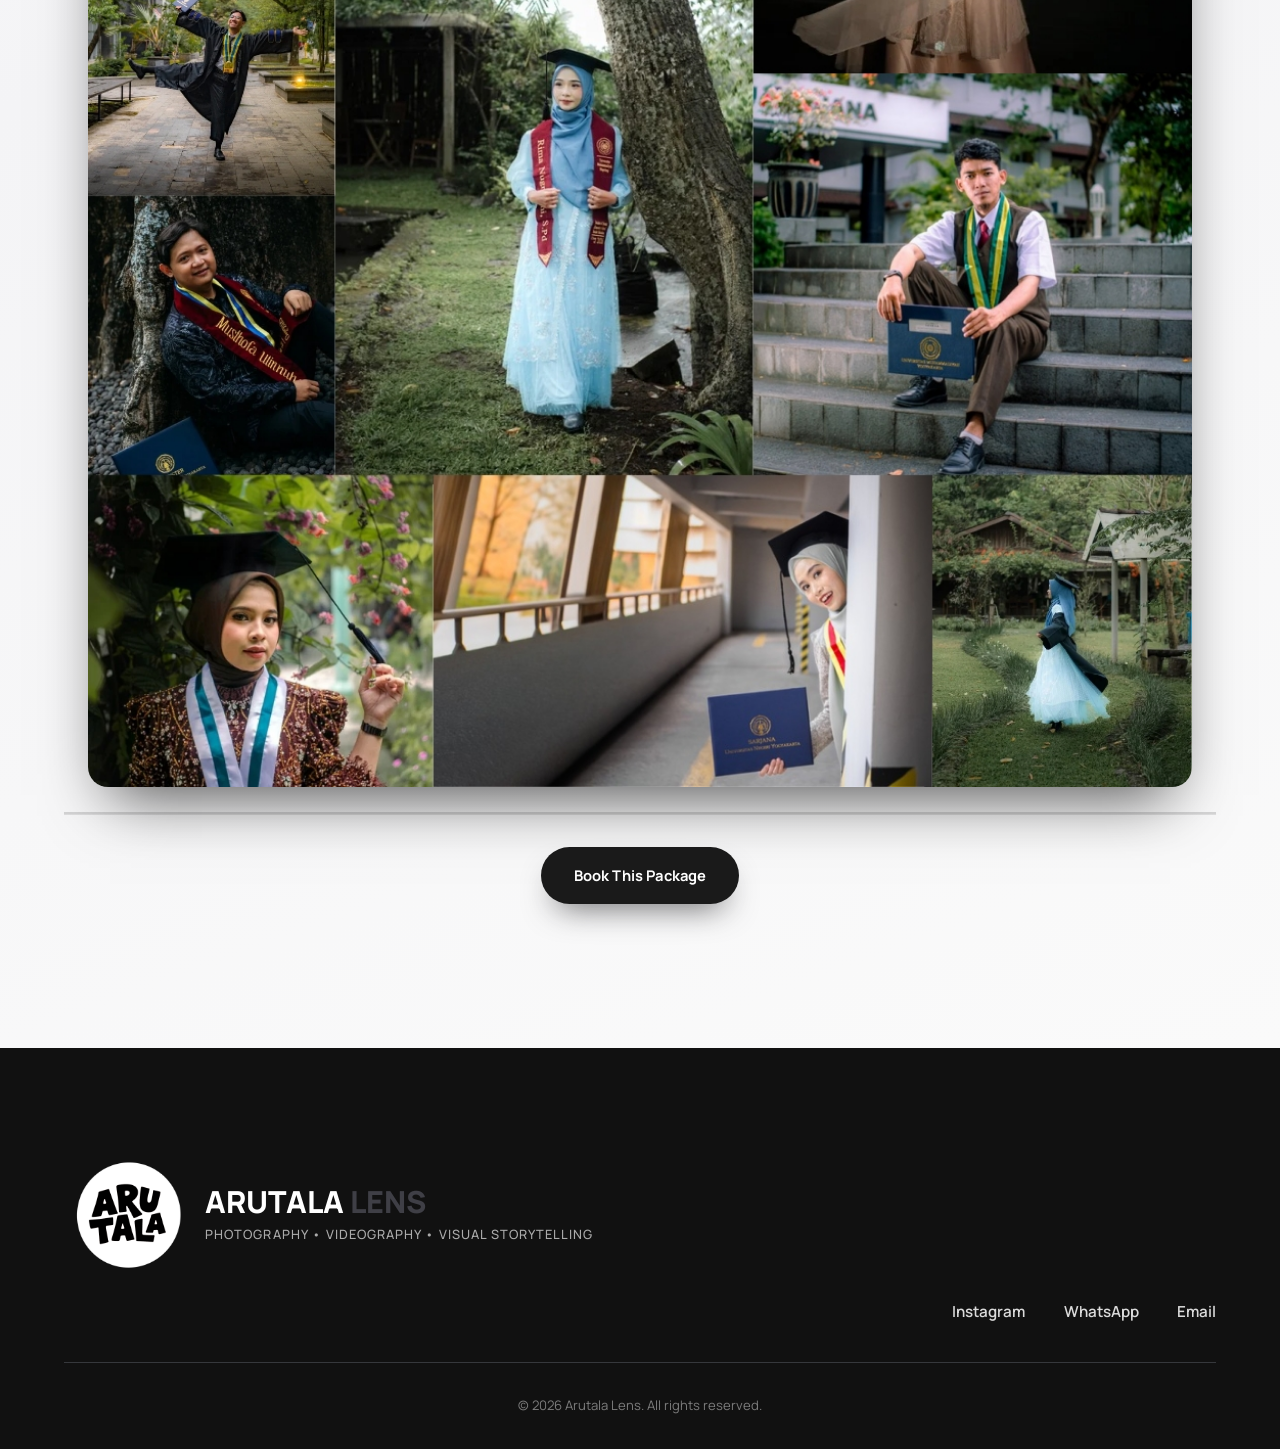
<file: pages/graduation.html>
<!DOCTYPE html>
<html lang="en">
<head>
  <meta charset="UTF-8" />
  <meta name="viewport" content="width=device-width, initial-scale=1.0" />
  <title>Graduation Portfolio — Arutala Lens</title>
  <meta name="description" content="Graduation portfolio from Arutala Lens." />
  <link rel="preconnect" href="https://fonts.googleapis.com" />
  <link rel="preconnect" href="https://fonts.gstatic.com" crossorigin />
  <link href="https://fonts.googleapis.com/css2?family=Manrope:wght@300;400;500;600;700;800&display=swap" rel="stylesheet" />
  <link rel="stylesheet" href="../css/style.css?v=79" />
  <link rel="stylesheet" href="../css/service-pages.css?v=1" />
</head>
<body>

  <header class="nav" id="navbar">
    <a href="../index.html#home" class="nav__brand">
      <img class="nav__logo-img" src="../img/logo-arutala.png" alt="Arutala Lens logo" />
      <span class="nav__brandtext">Arutala <em>Lens</em></span>
    </a>
    <nav class="nav__menu" id="navMenu" aria-label="Main navigation">
      <a href="../index.html#home" class="nav__link">Home</a>
      <a href="../index.html#about" class="nav__link">About</a>
      <a href="../index.html#portfolio" class="nav__link active">Portfolio</a>
      <a href="../index.html#services" class="nav__link">Services</a>
      <a href="../index.html#contact" class="nav__link">Contact</a>
    </nav>
  </header>

  <main class="page page--light">
    <div class="container">
      <a href="../index.html#services" class="btn btn--ghost page__back">&larr; All Services</a>
      <h1 class="page__title">Graduation</h1>
      <p class="page__desc">Abadikan momen wisuda & kelulusan yang penuh rasa bangga, haru, dan bahagia — dari toga dilempar hingga kehangatan keluarga, semua jadi kenangan tak terlupakan.</p>

      <div class="page__photo-full">
        <img class="page__photo-full-img" src="../img/graduation-prt.jpg" alt="Graduation photo" />
      </div>

      <div class="page__cta">
        <a href="https://wa.me/62882005742702" class="btn btn--primary">Book This Package</a>
      </div>
    </div>
  </main>

  <footer class="footer">
    <div class="container footer__inner">
      <div class="footer__brand">
        <img class="footer__logo-img" src="../img/logo-arutala.png" alt="Arutala Lens logo" />
        <div class="footer__brandtext">Arutala <em>Lens</em>
          <p class="footer__tag">Photography &bull; Videography &bull; Visual Storytelling</p>
        </div>
      </div>
      <div class="footer__links">
        <a href="https://www.instagram.com/arutala.lens?igsh=ZDhsaTB5b3d1OWEx" class="footer__link">Instagram</a>
        <a href="https://wa.me/62882005742702" class="footer__link">WhatsApp</a>
        <a href="mailto:hello@arutalalens.com" class="footer__link">Email</a>
      </div>
    </div>
    <p class="footer__copy">&copy; 2026 Arutala Lens. All rights reserved.</p>
  </footer>

</body>
</html>
</file>
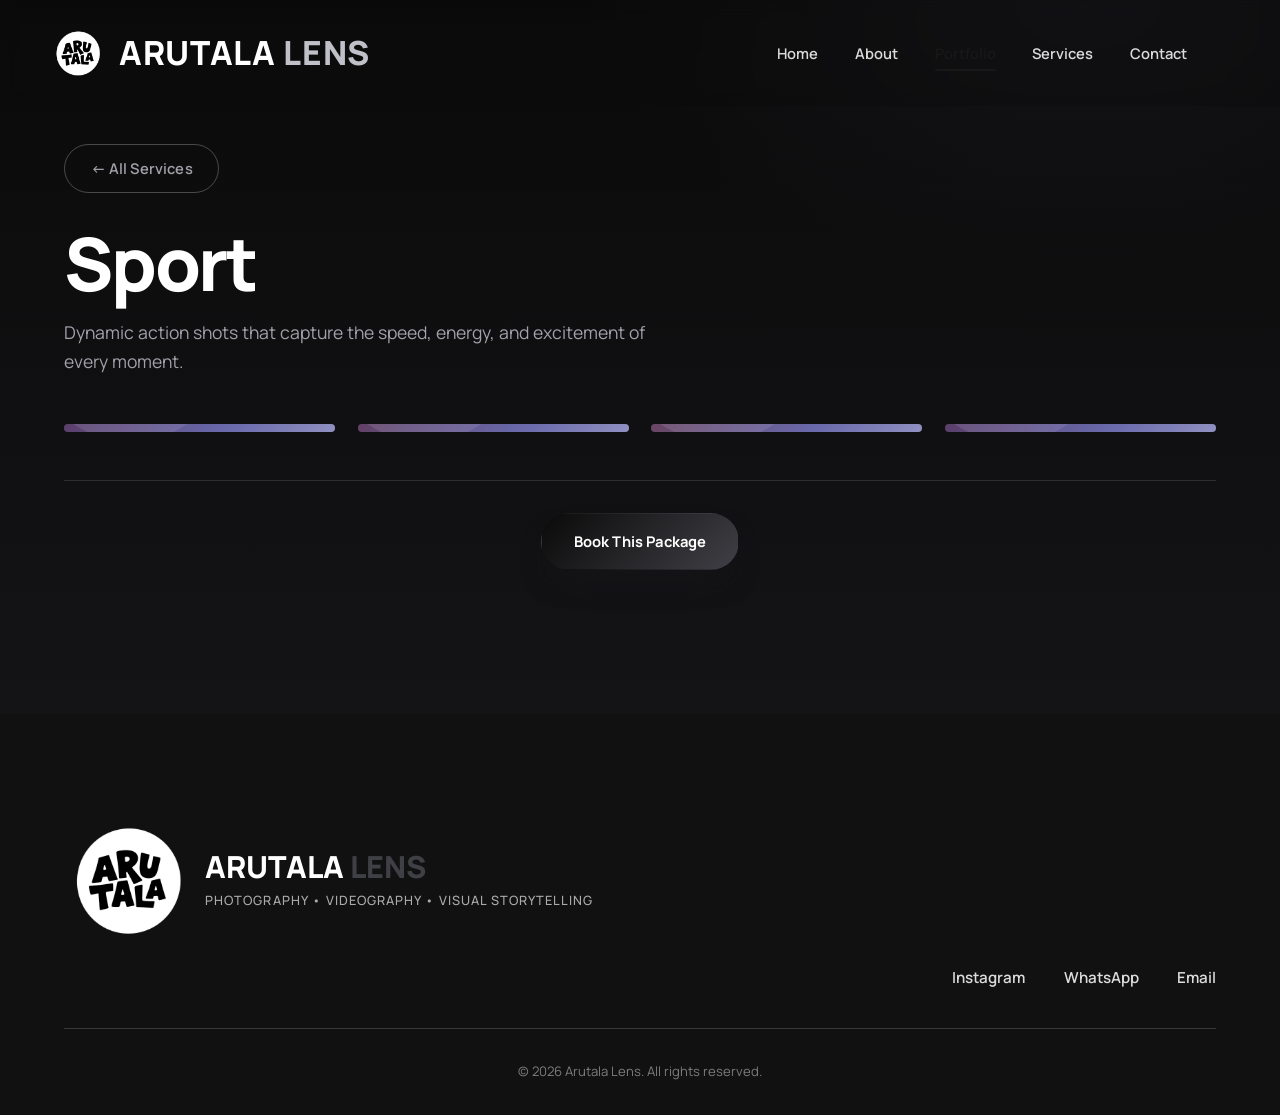
<file: pages/sport.html>
<!DOCTYPE html>
<html lang="en">
<head>
  <meta charset="UTF-8" />
  <meta name="viewport" content="width=device-width, initial-scale=1.0" />
  <title>Sport Portfolio — Arutala Lens</title>
  <meta name="description" content="Sport portfolio from Arutala Lens." />
  <link rel="preconnect" href="https://fonts.googleapis.com" />
  <link rel="preconnect" href="https://fonts.gstatic.com" crossorigin />
  <link href="https://fonts.googleapis.com/css2?family=Manrope:wght@300;400;500;600;700;800&display=swap" rel="stylesheet" />
  <link rel="stylesheet" href="../css/style.css?v=79" />
  <link rel="stylesheet" href="../css/service-pages.css?v=1" />
</head>
<body>

  <header class="nav" id="navbar">
    <a href="../index.html#home" class="nav__brand">
      <img class="nav__logo-img" src="../img/logo-arutala.png" alt="Arutala Lens logo" />
      <span class="nav__brandtext">Arutala <em>Lens</em></span>
    </a>
    <nav class="nav__menu" id="navMenu" aria-label="Main navigation">
      <a href="../index.html#home" class="nav__link">Home</a>
      <a href="../index.html#about" class="nav__link">About</a>
      <a href="../index.html#portfolio" class="nav__link active">Portfolio</a>
      <a href="../index.html#services" class="nav__link">Services</a>
      <a href="../index.html#contact" class="nav__link">Contact</a>
    </nav>
  </header>

  <main class="page">
    <div class="container">
      <a href="../index.html#services" class="btn btn--ghost page__back">&larr; All Services</a>
      <h1 class="page__title">Sport</h1>
      <p class="page__desc">Dynamic action shots that capture the speed, energy, and excitement of every moment.</p>

      <div class="masonry page__grid">
        <div class="card page__card" style="--h:420px">
          <div class="card__media"><img src="../img/sp1.svg" alt="Sport photo" loading="lazy" /></div>
        </div>
        <div class="card page__card" style="--h:560px">
          <div class="card__media"><img src="../img/sp2.svg" alt="Sport photo" loading="lazy" /></div>
        </div>
        <div class="card page__card" style="--h:480px">
          <div class="card__media"><img src="../img/sp3.svg" alt="Sport photo" loading="lazy" /></div>
        </div>
        <div class="card page__card" style="--h:340px">
          <div class="card__media"><img src="../img/sp1.svg" alt="Sport photo" loading="lazy" /></div>
        </div>
      </div>

      <div class="page__cta">
        <a href="https://wa.me/62882005742702" class="btn btn--primary">Book This Package</a>
      </div>
    </div>
  </main>

  <footer class="footer">
    <div class="container footer__inner">
      <div class="footer__brand">
        <img class="footer__logo-img" src="../img/logo-arutala.png" alt="Arutala Lens logo" />
        <div class="footer__brandtext">Arutala <em>Lens</em>
          <p class="footer__tag">Photography &bull; Videography &bull; Visual Storytelling</p>
        </div>
      </div>
      <div class="footer__links">
        <a href="https://www.instagram.com/arutala.lens?igsh=ZDhsaTB5b3d1OWEx" class="footer__link">Instagram</a>
        <a href="https://wa.me/62882005742702" class="footer__link">WhatsApp</a>
        <a href="mailto:hello@arutalalens.com" class="footer__link">Email</a>
      </div>
    </div>
    <p class="footer__copy">&copy; 2026 Arutala Lens. All rights reserved.</p>
  </footer>

</body>
</html>
</file>
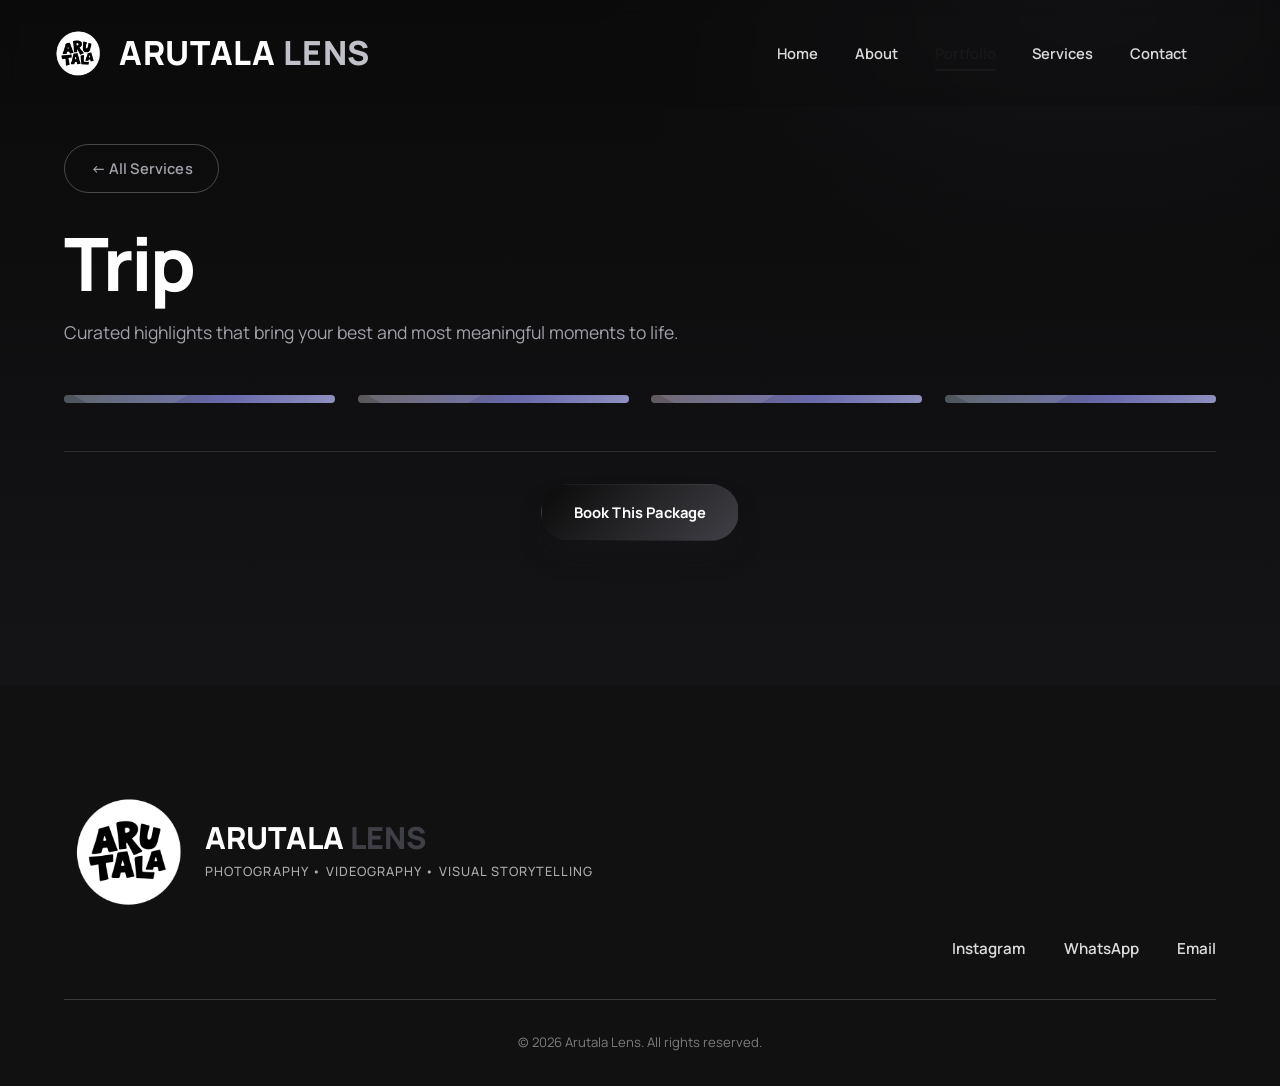
<file: pages/trip.html>
<!DOCTYPE html>
<html lang="en">
<head>
  <meta charset="UTF-8" />
  <meta name="viewport" content="width=device-width, initial-scale=1.0" />
  <title>Trip Portfolio — Arutala Lens</title>
  <meta name="description" content="Trip portfolio from Arutala Lens." />
  <link rel="preconnect" href="https://fonts.googleapis.com" />
  <link rel="preconnect" href="https://fonts.gstatic.com" crossorigin />
  <link href="https://fonts.googleapis.com/css2?family=Manrope:wght@300;400;500;600;700;800&display=swap" rel="stylesheet" />
  <link rel="stylesheet" href="../css/style.css?v=79" />
  <link rel="stylesheet" href="../css/service-pages.css?v=1" />
</head>
<body>

  <header class="nav" id="navbar">
    <a href="../index.html#home" class="nav__brand">
      <img class="nav__logo-img" src="../img/logo-arutala.png" alt="Arutala Lens logo" />
      <span class="nav__brandtext">Arutala <em>Lens</em></span>
    </a>
    <nav class="nav__menu" id="navMenu" aria-label="Main navigation">
      <a href="../index.html#home" class="nav__link">Home</a>
      <a href="../index.html#about" class="nav__link">About</a>
      <a href="../index.html#portfolio" class="nav__link active">Portfolio</a>
      <a href="../index.html#services" class="nav__link">Services</a>
      <a href="../index.html#contact" class="nav__link">Contact</a>
    </nav>
  </header>

  <main class="page">
    <div class="container">
      <a href="../index.html#services" class="btn btn--ghost page__back">&larr; All Services</a>
      <h1 class="page__title">Trip</h1>
      <p class="page__desc">Curated highlights that bring your best and most meaningful moments to life.</p>

      <div class="masonry page__grid">
        <div class="card page__card" style="--h:420px">
          <div class="card__media"><img src="../img/tr1.svg" alt="Trip photo" loading="lazy" /></div>
        </div>
        <div class="card page__card" style="--h:560px">
          <div class="card__media"><img src="../img/tr2.svg" alt="Trip photo" loading="lazy" /></div>
        </div>
        <div class="card page__card" style="--h:480px">
          <div class="card__media"><img src="../img/tr3.svg" alt="Trip photo" loading="lazy" /></div>
        </div>
        <div class="card page__card" style="--h:340px">
          <div class="card__media"><img src="../img/tr1.svg" alt="Trip photo" loading="lazy" /></div>
        </div>
      </div>

      <div class="page__cta">
        <a href="https://wa.me/62882005742702" class="btn btn--primary">Book This Package</a>
      </div>
    </div>
  </main>

  <footer class="footer">
    <div class="container footer__inner">
      <div class="footer__brand">
        <img class="footer__logo-img" src="../img/logo-arutala.png" alt="Arutala Lens logo" />
        <div class="footer__brandtext">Arutala <em>Lens</em>
          <p class="footer__tag">Photography &bull; Videography &bull; Visual Storytelling</p>
        </div>
      </div>
      <div class="footer__links">
        <a href="https://www.instagram.com/arutala.lens?igsh=ZDhsaTB5b3d1OWEx" class="footer__link">Instagram</a>
        <a href="https://wa.me/62882005742702" class="footer__link">WhatsApp</a>
        <a href="mailto:hello@arutalalens.com" class="footer__link">Email</a>
      </div>
    </div>
    <p class="footer__copy">&copy; 2026 Arutala Lens. All rights reserved.</p>
  </footer>

</body>
</html>
</file>
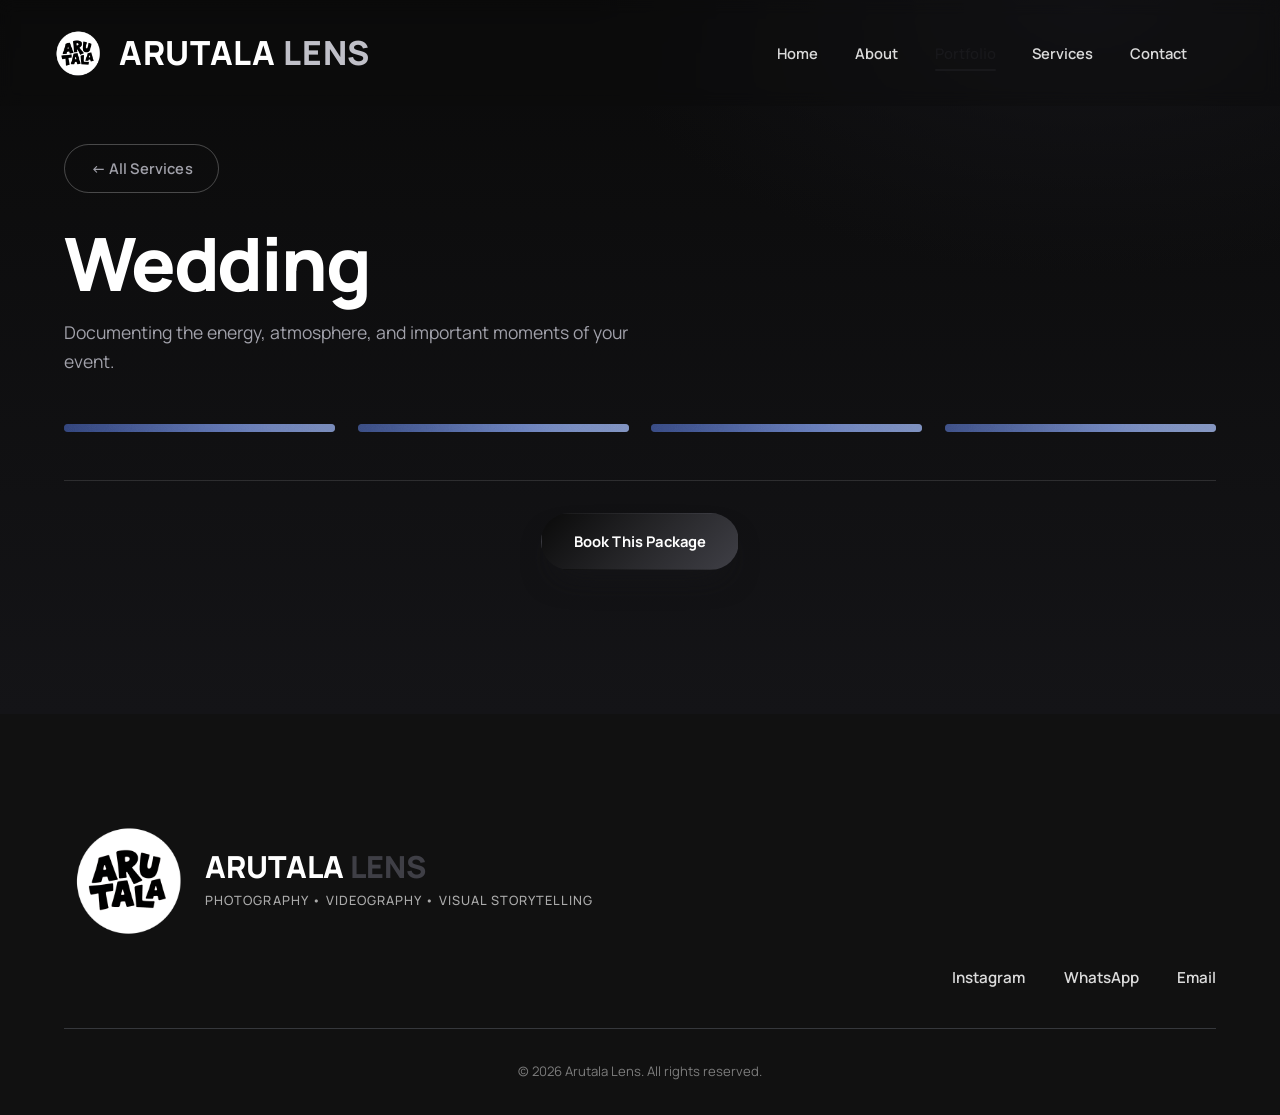
<file: pages/wedding.html>
<!DOCTYPE html>
<html lang="en">
<head>
  <meta charset="UTF-8" />
  <meta name="viewport" content="width=device-width, initial-scale=1.0" />
  <title>Wedding Portfolio — Arutala Lens</title>
  <meta name="description" content="Wedding portfolio from Arutala Lens." />
  <link rel="preconnect" href="https://fonts.googleapis.com" />
  <link rel="preconnect" href="https://fonts.gstatic.com" crossorigin />
  <link href="https://fonts.googleapis.com/css2?family=Manrope:wght@300;400;500;600;700;800&display=swap" rel="stylesheet" />
  <link rel="stylesheet" href="../css/style.css?v=79" />
  <link rel="stylesheet" href="../css/service-pages.css?v=1" />
</head>
<body>

  <header class="nav" id="navbar">
    <a href="../index.html#home" class="nav__brand">
      <img class="nav__logo-img" src="../img/logo-arutala.png" alt="Arutala Lens logo" />
      <span class="nav__brandtext">Arutala <em>Lens</em></span>
    </a>
    <nav class="nav__menu" id="navMenu" aria-label="Main navigation">
      <a href="../index.html#home" class="nav__link">Home</a>
      <a href="../index.html#about" class="nav__link">About</a>
      <a href="../index.html#portfolio" class="nav__link active">Portfolio</a>
      <a href="../index.html#services" class="nav__link">Services</a>
      <a href="../index.html#contact" class="nav__link">Contact</a>
    </nav>
  </header>

  <main class="page">
    <div class="container">
      <a href="../index.html#services" class="btn btn--ghost page__back">&larr; All Services</a>
      <h1 class="page__title">Wedding</h1>
      <p class="page__desc">Documenting the energy, atmosphere, and important moments of your event.</p>

      <div class="masonry page__grid">
        <div class="card page__card" style="--h:420px">
          <div class="card__media"><img src="../img/w1.svg" alt="Wedding 1" loading="lazy" /></div>
        </div>
        <div class="card page__card" style="--h:560px">
          <div class="card__media"><img src="../img/w2.svg" alt="Wedding 2" loading="lazy" /></div>
        </div>
        <div class="card page__card" style="--h:480px">
          <div class="card__media"><img src="../img/pw1.svg" alt="Wedding 3" loading="lazy" /></div>
        </div>
        <div class="card page__card" style="--h:340px">
          <div class="card__media"><img src="../img/pw2.svg" alt="Wedding 4" loading="lazy" /></div>
        </div>
      </div>

      <div class="page__cta">
        <a href="https://wa.me/62882005742702" class="btn btn--primary">Book This Package</a>
      </div>
    </div>
  </main>

  <footer class="footer">
    <div class="container footer__inner">
      <div class="footer__brand">
        <img class="footer__logo-img" src="../img/logo-arutala.png" alt="Arutala Lens logo" />
        <div class="footer__brandtext">Arutala <em>Lens</em>
          <p class="footer__tag">Photography &bull; Videography &bull; Visual Storytelling</p>
        </div>
      </div>
      <div class="footer__links">
        <a href="https://www.instagram.com/arutala.lens?igsh=ZDhsaTB5b3d1OWEx" class="footer__link">Instagram</a>
        <a href="https://wa.me/62882005742702" class="footer__link">WhatsApp</a>
        <a href="mailto:hello@arutalalens.com" class="footer__link">Email</a>
      </div>
    </div>
    <p class="footer__copy">&copy; 2026 Arutala Lens. All rights reserved.</p>
  </footer>

</body>
</html>
</file>
<file: css/style.css>
/* ============================================================
   ARUTALA LENS — Landing Page v2
   Modern • Clean • Cinematic • Professional (Blue theme)
   Palette: Monochrome — Black & Grey
   ============================================================ */

:root {
  --bright: #18181B;
  --sky: #3F3F46;
  --light: #E4E4E7;
  --very-light: #F4F4F5;
  --navy: #111111;
  --navy-deep: #0A0A0A;
  --white: #FFFFFF;
  --ink: #111111;
  --muted: #71717A;

  --radius: 20px;
  --radius-sm: 12px;

  --shadow-soft: 0 24px 60px -28px rgba(24, 24, 27, 0.4);
  --shadow-card: 0 18px 44px -22px rgba(17, 17, 17, 0.25);

  --glow: 0 0 60px rgba(120, 120, 128, 0.35);

  --ease: cubic-bezier(0.22, 1, 0.36, 1);
  --nav-h: 106px;
}

* { margin: 0; padding: 0; box-sizing: border-box; }

html {
  scroll-behavior: smooth;
  scroll-padding-top: var(--nav-h);
  overflow-x: hidden;
  overflow-x: clip;
}

body {
  font-family: "Manrope", "Segoe UI", sans-serif;
  color: var(--ink);
  background: var(--white);
  line-height: 1.65;
  -webkit-font-smoothing: antialiased;
  overflow-x: hidden;
  overflow-x: clip;
}

img { display: block; max-width: 100%; }
a { color: inherit; text-decoration: none; }

.container { width: min(1200px, 90%); margin-inline: auto; }

.eyebrow {
  display: inline-block;
  font-size: 0.74rem;
  font-weight: 800;
  letter-spacing: 0.3em;
  text-transform: uppercase;
  color: var(--bright);
  margin-bottom: 1.1rem;
}

.section-title {
  font-size: clamp(2rem, 4.4vw, 3.4rem);
  font-weight: 800;
  letter-spacing: -0.02em;
  line-height: 1.12;
  background: linear-gradient(120deg, #111111 20%, #3F3F46 70%, #71717A 100%);
  -webkit-background-clip: text;
  background-clip: text;
  color: transparent;
  max-width: 16ch;
}

/* ---------- Buttons ---------- */
.btn {
  display: inline-flex;
  align-items: center;
  justify-content: center;
  gap: 0.5rem;
  padding: 0.95rem 2rem;
  border-radius: 50px;
  font-family: "Manrope", sans-serif;
  font-size: 0.92rem;
  font-weight: 700;
  letter-spacing: 0.01em;
  cursor: pointer;
  border: 1.5px solid transparent;
  white-space: nowrap;
  transition: transform 0.4s var(--ease), box-shadow 0.4s var(--ease),
              background 0.3s, color 0.3s, border-color 0.3s, filter 0.3s;
}
.btn:hover { transform: translateY(-3px); }

.btn--primary {
  background: linear-gradient(135deg, #0A0A0A 0%, #28282B 55%, #3F3F46 100%);
  color: var(--white);
  box-shadow: 0 16px 32px -14px rgba(24, 24, 27, 0.7);
}
.btn--primary:hover {
  filter: brightness(1.08);
  box-shadow: 0 20px 40px -14px rgba(24, 24, 27, 0.8);
}
.btn--primary:hover { background: var(--sky); box-shadow: 0 22px 42px -16px rgba(24, 24, 27, 0.8); }

/* Tombol cerah (About — Get to Know Us) */
.btn--bright {
  background: linear-gradient(135deg, #FFFFFF 0%, #E4E4E7 100%);
  color: #111113;
  box-shadow: 0 16px 34px -14px rgba(24, 24, 27, 0.45);
}
.btn--bright:hover {
  background: #fff;
  color: #000;
  box-shadow: 0 20px 40px -14px rgba(24, 24, 27, 0.5);
}

.btn--secondary {
  border-color: rgba(23, 37, 84, 0.35);
  color: var(--navy);
  background: var(--white);
}
.btn--secondary:hover { border-color: var(--bright); color: var(--bright); background: var(--very-light); }

.btn--ghost-light {
  border-color: rgba(255,255,255,0.65);
  color: var(--white);
  background: transparent;
}
.btn--ghost-light:hover {
  border-color: var(--white);
  color: var(--white);
  background: rgba(255,255,255,0.12);
}

.btn--navy {
  background: var(--navy);
  color: var(--white);
  box-shadow: var(--shadow-card);
}
.btn--navy:hover { background: var(--navy-deep); }

.btn--outline-navy {
  border-color: rgba(23, 37, 84, 0.4);
  color: var(--navy);
  background: transparent;
}
.btn--outline-navy:hover { border-color: var(--navy); background: var(--navy); color: var(--white); }

/* ============================================================
   NAVBAR
   ============================================================ */
.nav {
  position: fixed;
  top: 0; left: 0; right: 0;
  z-index: 100;
  display: flex;
  align-items: center;
  justify-content: space-between;
  height: var(--nav-h);
  padding-inline: clamp(1.2rem, 4vw, 3.5rem);
  background: rgba(12,12,14,0.35);
  backdrop-filter: blur(8px);
  -webkit-backdrop-filter: blur(8px);
  transition: background 0.4s, height 0.4s var(--ease), box-shadow 0.4s;
}

.nav.scrolled {
  height: 90px;
  background: rgba(255, 255, 255, 0.92);
  box-shadow: 0 8px 30px -20px rgba(23, 37, 84, 0.35);
}

.nav__brand { display: flex; align-items: center; gap: 1rem; }
.nav__logo-img {
  height: 92px;
  width: auto;
  object-fit: contain;
  transition: height 0.4s var(--ease);
}
.nav.scrolled .nav__logo-img { height: 74px; }
.nav__brandtext {
  font-family: "Manrope", sans-serif;
  font-size: clamp(1.7rem, 2.6vw, 2.3rem);
  font-weight: 800;
  letter-spacing: 0.02em;
  color: var(--white);
  line-height: 1;
  text-transform: uppercase;
}
.nav__brandtext em { font-style: normal; color: #C0C0C8; }
.nav.scrolled .nav__brandtext { color: #111111; }
.nav.scrolled .nav__brandtext em { color: #3F3F46; }

.nav__menu { display: flex; gap: 2.3rem; margin-left: auto; margin-right: 2.6rem; }
.nav__link {
  position: relative;
  font-size: 0.92rem;
  font-weight: 600;
  color: var(--white);
  opacity: 0.85;
  transition: opacity 0.3s, color 0.3s;
}
.nav__link:hover { opacity: 1; color: var(--white); }
.nav.scrolled .nav__link { color: #111111; }
.nav.scrolled .nav__link:hover { color: var(--bright); }
.nav__link::after {
  content: "";
  position: absolute;
  left: 0; bottom: -6px;
  width: 100%; height: 2.5px;
  border-radius: 2px;
  background: var(--bright);
  transform: scaleX(0);
  transform-origin: left;
  transition: transform 0.4s var(--ease);
}
.nav__link:hover::after, .nav__link.active::after { transform: scaleX(1); }
.nav__link.active { opacity: 1; color: var(--bright); }

.nav__right { display: flex; align-items: center; gap: 1rem; }
.nav__cta:hover { transform: translateY(-2px); }

.nav__toggle {
  display: none;
  flex-direction: column;
  justify-content: center;
  gap: 5px;
  width: 42px; height: 42px;
  background: none;
  border: none;
  cursor: pointer;
  color: var(--white);
  z-index: 120;
}
.nav.scrolled .nav__toggle { color: #111111; }
.nav__toggle span {
  width: 100%; height: 2.5px;
  background: currentColor;
  border-radius: 2px;
  transition: transform 0.4s var(--ease), opacity 0.3s;
}
.nav__toggle.open span:nth-child(1) { transform: translateY(7.5px) rotate(45deg); }
.nav__toggle.open span:nth-child(2) { opacity: 0; }
.nav__toggle.open span:nth-child(3) { transform: translateY(-7.5px) rotate(-45deg); }

/* ============================================================
   HERO
   ============================================================ */
.hero {
  position: relative;
  min-height: 100vh;
  min-height: 100svh;
  display: flex;
  align-items: center;
  position: relative;
  isolation: isolate;
  overflow: hidden;
  padding: var(--nav-h) 0 clamp(6rem, 12vw, 10rem);
}
.hero__bg {
  position: absolute;
  inset: 0;
  z-index: -2;
}
.hero__bg img,
.hero__video {
  width: 100%; height: 100%;
  object-fit: cover;
}
.hero__poster-img {
  position: absolute;
  inset: 0;
}
.hero__video {
  position: relative;
}
.hero__shade {
  position: absolute;
  inset: 0;
  z-index: -1;
  background:
    linear-gradient(90deg, rgba(12,12,14,0.82) 0%, rgba(12,12,14,0.55) 45%, rgba(12,12,14,0.25) 75%),
    linear-gradient(180deg, rgba(12,12,14,0.35) 0%, transparent 40%);
}

.hero__inner {
  display: block;
  max-width: 640px;
  margin-inline: auto;
  margin-left: 0;
  position: relative;
}
.hero__content {
  padding-left: clamp(0.25rem, 4vw, 4rem);
}

.hero__title {
  font-size: clamp(2.7rem, 6vw, 5rem);
  font-weight: 800;
  letter-spacing: -0.03em;
  line-height: 1.04;
  color: var(--white);
  margin-bottom: 1.5rem;
}
.hero__title-accent em {
  font-style: normal;
  background: linear-gradient(120deg, #FFFFFF 0%, #C0C0C8 45%, #7A7A82 100%);
  -webkit-background-clip: text;
  background-clip: text;
  color: transparent;
}
.hero__sub {
  max-width: 32rem;
  font-size: clamp(1rem, 1.35vw, 1.15rem);
  font-weight: 400;
  color: rgba(255,255,255,0.9);
  line-height: 1.7;
  margin-bottom: 2.2rem;
}
.hero__actions { display: flex; gap: 1rem; flex-wrap: wrap; }

.hero__poster {
  position: relative;
  justify-self: center;
  width: min(100%, 360px);
}
.hero__frame {
  position: relative;
  width: 100%;
  aspect-ratio: 4 / 5;
  border-radius: var(--radius);
  overflow: hidden;
  box-shadow: var(--shadow-soft);
  border: 1px solid var(--light);
}
.hero__frame::after {
  content: "";
  position: absolute;
  inset: 0;
  border-radius: var(--radius);
  box-shadow: inset 0 0 0 6px rgba(255,255,255,0.25);
  pointer-events: none;
}
.hero__frame img {
  width: 100%; height: 100%;
  object-fit: cover;
  transform: scale(1.06);
  transition: transform 1.4s var(--ease);
}
.hero__frame:hover img { transform: scale(1.01); }
.hero__badge {
  position: absolute;
  top: 1.2rem; left: 1.2rem;
  font-size: 0.78rem;
  font-weight: 700;
  letter-spacing: 0.05em;
  color: var(--white);
  background: rgba(17,17,17,0.6);
  backdrop-filter: blur(4px);
  padding: 0.4rem 1rem;
  border-radius: 50px;
}
.hero__floating-label {
  position: absolute;
  bottom: -1rem; left: -1.4rem;
  font-size: 0.78rem;
  font-weight: 600;
  color: var(--white);
  background: rgba(17,17,17,0.7);
  border: 1px solid var(--light);
  padding: 0.55rem 1.1rem;
  border-radius: 50px;
  box-shadow: var(--shadow-soft);
  white-space: nowrap;
  backdrop-filter: blur(4px);
}

.hero__scroll {
  position: absolute;
  bottom: 1.6rem; left: 50%;
  transform: translateX(-50%);
  display: flex;
  flex-direction: column;
  align-items: center;
  gap: 0.45rem;
  font-size: 0.66rem;
  letter-spacing: 0.3em;
  color: rgba(255,255,255,0.75);
}
.hero__line {
  width: 1.5px; height: 40px;
  background: rgba(255,255,255,0.35);
  position: relative;
  overflow: hidden;
}
.hero__line::after {
  content: "";
  position: absolute; top: -100%;
  left: 0; width: 100%; height: 100%;
  background: var(--white);
  animation: scrollline 2.4s var(--ease) infinite;
}
@keyframes scrollline { to { top: 100%; } }

/* ============================================================
   SECTION HEAD
   ============================================================ */
.section-head {
  display: flex;
  justify-content: space-between;
  align-items: flex-end;
  gap: 2rem;
  margin-bottom: clamp(2.8rem, 6vw, 4.2rem);
}
.section-sub {
  max-width: 26ch;
  color: var(--muted);
  font-weight: 400;
  padding-bottom: 0.6rem;
  border-bottom: 2px solid var(--light);
}

/* ============================================================
   INTRO / TRUST
   ============================================================ */
.intro {
  padding: clamp(5rem, 10vw, 8.5rem) 0;
  background:
    radial-gradient(800px 400px at 8% 0%, #F6F6F7 0%, transparent 60%),
    radial-gradient(900px 500px at 95% 100%, #F1F1F3 0%, transparent 55%),
    linear-gradient(180deg, #FFFFFF 0%, #FBFBFB 100%);
}
.intro__text { max-width: 46rem; margin-bottom: 3.5rem; }
.intro__para {
  max-width: 38rem;
  margin-top: 1.5rem;
  color: var(--muted);
  font-weight: 400;
  font-size: 1.05rem;
  line-height: 1.8;
}
.intro__stats {
  display: grid;
  grid-template-columns: repeat(3, 1fr);
  gap: 1.4rem;
}
.stat {
  background: var(--very-light);
  border: 1px solid var(--light);
  border-radius: var(--radius);
  padding: 2rem;
  text-align: center;
  transition: transform 0.5s var(--ease), box-shadow 0.5s var(--ease), background 0.3s;
}
.stat:hover { transform: translateY(-6px); box-shadow: var(--shadow-card); background: var(--white); }
.stat__num {
  display: block;
  font-size: clamp(2.2rem, 4vw, 3rem);
  font-weight: 800;
  color: var(--bright);
  letter-spacing: -0.02em;
}
.stat__label {
  display: block;
  margin-top: 0.3rem;
  font-size: 0.9rem;
  font-weight: 600;
  color: var(--muted);
}

/* ============================================================
   PORTFOLIO
   ============================================================ */
.portfolio {
  position: relative;
  overflow: hidden;
  background: #0A0A0A;
  padding: clamp(5rem, 10vw, 8.5rem) 0;
}
.portfolio__bg {
  position: absolute;
  inset: 0;
  z-index: 0;
  overflow: hidden;
}
.portfolio__bg img {
  display: block;
  width: 100%;
  height: 100%;
  object-fit: cover;
  filter: blur(8px);
  transform: scale(1.08);
}
.portfolio__bg-shade {
  position: absolute;
  inset: 0;
  background: rgba(10, 10, 13, 0.45);
}
.portfolio > .container {
  position: relative;
  z-index: 1;
}
.portfolio__photo {
  width: 100%;
  max-width: 1200px;
  margin: 2rem auto 0;
  border-radius: var(--radius);
  overflow: hidden;
  box-shadow: 0 30px 60px -22px rgba(0,0,0,0.7);
}
.portfolio__photo img {
  display: block;
  width: 100%;
  height: auto;
  object-fit: cover;
}
.portfolio .section-title {
  background: linear-gradient(120deg, #FFFFFF 20%, #D4D4D8 70%, #A1A1AA 100%);
  -webkit-background-clip: text;
  background-clip: text;
  color: transparent;
  filter: drop-shadow(0 2px 10px rgba(0,0,0,0.9));
}
.portfolio .eyebrow { color: #fff; opacity: 1; text-shadow: 0 1px 8px rgba(0,0,0,0.9); }
.portfolio .section-sub {
  color: #ffffff;
  border-bottom-color: rgba(255,255,255,0.4);
  text-shadow: 0 1px 8px rgba(0,0,0,0.9);
}
.masonry {
  display: grid;
  grid-template-columns: repeat(4, 1fr);
  grid-auto-rows: 8px;
  gap: 1.4rem;
}
.card {
  position: relative;
  overflow: hidden;
  border-radius: var(--radius);
  grid-row: span calc(var(--h) / 8);
  box-shadow: var(--shadow-card);
  display: block;
  background: var(--light);
}
.card__media { position: absolute; inset: 0; }
.card__media img {
  width: 100%; height: 100%;
  object-fit: cover;
  transform: scale(1.02);
  transition: transform 1.2s var(--ease);
}
.card:hover .card__media img { transform: scale(1.12); }
.card__overlay {
  position: absolute;
  inset: 0;
  display: flex;
  flex-direction: column;
  justify-content: flex-end;
  align-items: flex-start;
  padding: 1.5rem;
  background: linear-gradient(180deg, transparent 35%, rgba(23,37,84,0.66) 100%);
  opacity: 0;
  transform: translateY(14px);
  transition: opacity 0.5s var(--ease), transform 0.5s var(--ease);
  color: var(--white);
}
.card:hover .card__overlay { opacity: 1; transform: translateY(0); }
.card__cat {
  font-size: 0.68rem;
  font-weight: 800;
  letter-spacing: 0.24em;
  text-transform: uppercase;
  color: var(--light);
  margin-bottom: 0.4rem;
}
.card__name { font-size: 1.25rem; font-weight: 700; margin-bottom: 0.6rem; }
.card__story {
  font-size: 0.82rem;
  font-weight: 600;
  padding: 0.4rem 1rem;
  border-radius: 50px;
  background: var(--bright);
  color: var(--white);
  box-shadow: 0 8px 20px -8px rgba(24,24,27,0.7);
}

/* ============================================================
   SERVICES
   ============================================================ */
.services {
  position: relative;
  overflow: hidden;
  padding: clamp(5rem, 10vw, 8.5rem) 0;
  background:
    radial-gradient(1200px 700px at 90% -10%, #E5E5E8 0%, transparent 60%),
    radial-gradient(1000px 620px at -10% 45%, #ECECEF 0%, transparent 55%),
    radial-gradient(800px 500px at 50% 110%, #E9E9EC 0%, transparent 60%),
    var(--white);
}
.services .container {
  position: relative;
  z-index: 1;
}
.services__bg {
  position: absolute;
  inset: 0;
  z-index: 0;
  overflow: hidden;
}
.services__bg img {
  width: 100%; height: 100%;
  object-fit: cover;
  filter: blur(14px) saturate(1.05);
  transform: scale(1.1);
  opacity: 0.9;
}
.services__bg-shade {
  position: absolute;
  inset: 0;
  background:
    linear-gradient(180deg, rgba(255,255,255,0.92) 0%, rgba(255,255,255,0.55) 28%, rgba(255,255,255,0.55) 72%, #F4F4F5 100%);
}
.services__grid { display: grid; grid-template-columns: repeat(4, 1fr); gap: 1.4rem; }
.service {
  background: var(--white);
  border: 1px solid var(--light);
  border-radius: var(--radius);
  padding: 2rem;
  transition: transform 0.5s var(--ease), box-shadow 0.5s var(--ease), border-color 0.3s;
}
.service:hover {
  transform: translateY(-8px);
  box-shadow: var(--shadow-soft);
  border-color: var(--sky);
}
.service__num {
  display: inline-flex;
  align-items: center; justify-content: center;
  width: 48px; height: 48px;
  font-weight: 800;
  color: var(--bright);
  background: var(--very-light);
  border-radius: 14px;
  margin-bottom: 1.8rem;
  font-size: 1.1rem;
}
.service__media {
  border-radius: var(--radius-sm);
  overflow: hidden;
  margin-bottom: 1.6rem;
  aspect-ratio: 4 / 5;
  background: var(--very-light);
  box-shadow: var(--shadow-card);
}
.service__video {
  width: 100%; height: 100%;
  object-fit: cover;
  display: block;
}

/* Video full-card service */
.service--video.service {
  padding: 0;
  overflow: hidden;
  border: none;
  box-shadow:
    0 40px 60px -18px rgba(17,17,20,0.5),
    0 18px 28px -12px rgba(17,17,20,0.4),
    0 6px 14px -6px rgba(17,17,20,0.28);
  transition: transform 0.5s var(--ease), box-shadow 0.5s var(--ease);
}
.service--video.service:hover {
  border: none;
  transform: translateY(-10px);
  box-shadow:
    0 55px 80px -20px rgba(17,17,20,0.55),
    0 24px 40px -14px rgba(17,17,20,0.45),
    0 10px 20px -8px rgba(17,17,20,0.35);
}
.service--video .service__media {
  margin: 0;
  border-radius: 0;
  aspect-ratio: auto;
  position: relative;
  width: 100%;
  height: 100%;
  min-height: 460px;
  box-shadow: none;
  background: #0a0a0a;
}
.service--video .service__video {
  position: absolute;
  inset: 0;
  width: 100%; height: 100%;
}
.service--video .service__overlay {
  position: relative;
  z-index: 2;
  padding: 2rem;
  display: flex;
  flex-direction: column;
  align-items: flex-start;
  justify-content: flex-end;
  pointer-events: none;
  min-height: 460px;
  background: linear-gradient(180deg, transparent 35%, rgba(10,10,10,0.85) 100%);
}
.service--video .service__num {
  background: rgba(255,255,255,0.2);
  color: var(--white);
  backdrop-filter: blur(4px);
  margin-bottom: 1rem;
}
.service--video .service__title {
  color: var(--white);
  margin-bottom: 0.5rem;
}
.service--video .service__desc {
  color: rgba(255,255,255,0.85);
}
.service--video .service__overlay { pointer-events: none; }
.service--video .service__btn {
  margin-top: 0.5rem;
  padding: 0.5rem 1.1rem;
  font-size: 0.8rem;
  background: linear-gradient(135deg, #FFD34D 0%, #FFB800 100%);
  color: #141414;
  border: none;
  box-shadow: 0 8px 18px -8px rgba(255,184,0,0.75);
  pointer-events: auto;
  transition: transform 0.3s var(--ease), background 0.3s var(--ease), box-shadow 0.3s;
}
.service--video .service__btn:hover {
  background: linear-gradient(135deg, #FFE07A 0%, #FFC229 100%);
  transform: translateY(-2px);
  box-shadow: 0 12px 24px -10px rgba(255,184,0,0.85);
}
.service--video .service__title { margin-bottom: 0; }

.service__title {
  font-size: 1.3rem;
  font-weight: 800;
  color: var(--navy);
  margin-bottom: 0.7rem;
  letter-spacing: -0.01em;
}
.service__desc { color: var(--muted); font-weight: 400; line-height: 1.7; font-size: 0.96rem; }

/* ============================================================
   PARTNERS (Vendor & EO)
   ============================================================ */
.partners {
  background: var(--white);
  padding: clamp(5rem, 10vw, 8.5rem) 0;
  border-bottom: 1px solid var(--light);
}
.partners__intro {
  max-width: 28rem;
  font-size: 1.05rem;
  line-height: 1.7;
  color: var(--muted);
}
.partners__grid {
  display: flex;
  flex-direction: column;
  gap: 0.12rem !important;
}
.partners__row {
  display: flex;
  flex-wrap: nowrap;
  align-items: center;
  justify-content: space-between;
  gap: 1.2rem;
}
.partners__row .partner-logo {
  flex: 1 1 0;
  min-width: 0;
}
.row-center {
  justify-content: center;
  gap: 0.6rem;
}
.row-center .partner-logo {
  flex: 0 1 auto;
}
.row-center .partner-logo__img {
  height: 5rem !important;
}
.row-center .partner-logo:nth-child(2) .partner-logo__img {
  height: 8.5rem !important;
}
.row-center .partner-logo:nth-child(3) .partner-logo__img {
  height: 7.5rem !important;
}
.row-joined {
  justify-content: center;
  gap: 0.8rem;
}
.row-joined .partner-logo {
  flex: 0 1 auto;
}
.partner-logo {
  display: flex;
  flex-direction: column;
  align-items: center;
  justify-content: center;
  gap: 0.5rem;
  padding: 1rem;
  text-align: center;
  transition: transform 0.5s var(--ease);
}
.partner-logo:hover {
  transform: translateY(-4px);
}
.partner-logo__mark {
  font-size: 1.9rem;
  color: var(--bright);
  line-height: 1;
  opacity: 0.4;
}
.partner-logo__name {
  font-family: "Manrope", sans-serif;
  font-size: 0.85rem;
  font-weight: 700;
  letter-spacing: 0.12em;
  text-transform: uppercase;
  color: var(--muted);
}
.partner-logo__img {
  height: 6.5rem;
  width: auto;
  max-width: 100%;
  object-fit: contain;
  display: block;
  margin: auto;
  border-radius: 16px;
  filter: drop-shadow(0 3px 6px rgba(24,24,27,0.22));
}
.partners__grid .partner-logo:nth-child(2) .partner-logo__img {
  height: 11rem;
}
.partners__grid .partner-logo:nth-child(3) .partner-logo__img {
  height: 10rem;
}
.partners__grid .partner-logo:nth-child(4) .partner-logo__img {
  height: 8rem;
}
.partners__grid .partner-logo:nth-child(5) .partner-logo__img {
  height: 8rem;
}
.partners__grid .partner-logo:nth-child(6) .partner-logo__img {
  height: 8rem;
}
.partners__grid .partner-logo:nth-child(7) .partner-logo__img {
  height: 8rem;
}
.card-zaza .partner-logo__img {
  height: 13rem !important;
}
.card-sk2 .partner-logo__img {
  height: 10rem;
}
.card-flyy .partner-logo__img,
.card-emtw .partner-logo__img,
.card-exposurr .partner-logo__img,
.card-hp .partner-logo__img {
  height: 9.5rem !important;
  width: 100%;
  max-width: 100%;
}
.card-flyy,
.card-emtw,
.card-exposurr,
.card-hp {
  min-height: 9.5rem;
  border-radius: 36px;
  overflow: hidden;
}

/* ============================================================
   CLIENTS
   ============================================================ */
.clients {
  position: relative;
  overflow: hidden;
  background: var(--very-light);
  padding: clamp(5rem, 10vw, 8.5rem) 0;
  border-top: 1px solid var(--light);
}
.clients__bg {
  position: absolute;
  inset: 0;
  z-index: 0;
  overflow: hidden;
}
.clients__bg img {
  width: 100%; height: 100%;
  object-fit: cover;
  filter: blur(14px) saturate(1.05);
  transform: scale(1.1);
  opacity: 0.42;
}
.clients__bg-shade {
  position: absolute;
  inset: 0;
  background:
    linear-gradient(180deg, var(--very-light) 0%, rgba(232,232,234,0.55) 40%, rgba(232,232,234,0.55) 60%, var(--very-light) 100%);
}
.clients .container {
  position: relative;
  z-index: 1;
}
.clients__intro {
  max-width: 28rem;
  font-size: 1.05rem;
  line-height: 1.7;
  color: var(--muted);
}
.clients__grid {
  display: flex;
  flex-direction: column;
  gap: 0.3rem;
}
.clients__row {
  display: flex;
  flex-wrap: nowrap;
  align-items: center;
  justify-content: space-between;
  gap: 1.2rem;
}
.clients__row .client-logo {
  flex: 1 1 0;
  min-width: 0;
}
.client-logo {
  display: flex;
  flex-direction: column;
  align-items: center;
  justify-content: center;
  align-content: center;
  gap: 0;
  padding: 0.8rem;
  text-align: center;
  transition: transform 0.5s var(--ease);
}
.client-logo:hover {
  transform: translateY(-4px);
}
.client-logo--blank {
  min-height: 8rem;
  background: var(--white);
  border: 1px dashed var(--light);
  border-radius: 14px;
}
.client-logo--blank:hover {
  transform: none;
}
.card-ms-b2,
.card-kdnn-b2,
.card-b2u {
  /* uniform sizing for row 2 */
}
.card-ms-b2 .client-logo__img,
.card-kdnn-b2 .client-logo__img,
.card-b2u .client-logo__img {
  height: 8rem !important;
  max-width: 100%;
}
.row-b3 {
  justify-content: center;
  gap: 0.5rem;
}
.row-b3 .client-logo {
  flex: 0 1 auto;
}
.card-fiaiii .client-logo__img {
  height: 7rem !important;
}
.card-smprn .client-logo__img {
  height: 9.5rem !important;
}
.card-mprk .client-logo__img {
  height: 6rem !important;
}
.card-muha .client-logo__img {
  height: 7rem !important;
}
.client-logo__img {
  height: 4.2rem;
  width: auto;
  max-width: 100%;
  object-fit: contain;
  display: block;
  margin: auto;
  filter: drop-shadow(0 3px 6px rgba(24,24,27,0.22));
}
.clients__grid .client-logo:first-child .client-logo__img {
  height: 8rem;
}
.clients__grid .client-logo:nth-child(7) .client-logo__img {
  height: 36rem;
}
.clients__grid .client-logo:nth-child(6) .client-logo__img {
  height: 10rem;
}
.clients__grid .client-logo:nth-child(3) .client-logo__img {
  height: 9.5rem;
}
.clients__grid .client-logo:nth-child(9) .client-logo__img {
  height: 20rem;
}
.clients__grid .client-logo:nth-child(10) .client-logo__img {
  height: 20rem;
}
.clients__grid .client-logo:nth-child(8) .client-logo__img {
  height: 20rem;
}
.clients__grid .client-logo:nth-child(11) .client-logo__img {
  height: 10rem;
}
.clients__grid .client-logo:nth-child(2) .client-logo__img {
  height: 3.6rem;
}
.clients__grid .client-logo:nth-child(5) .client-logo__img {
  height: 3rem;
}
.client-logo__name {
  font-family: "Manrope", sans-serif;
  font-size: 0.9rem;
  font-weight: 800;
  letter-spacing: 0.14em;
  text-transform: uppercase;
  color: var(--muted);
}
.client-logo__mark {
  font-size: 1.9rem;
  color: var(--bright);
  line-height: 1;
  opacity: 0.55;
}

/* ============================================================
   ABOUT
   ============================================================ */
.about {
  position: relative;
  overflow: hidden;
  background: var(--very-light);
  padding: clamp(5rem, 10vw, 8.5rem) 0;
}
.about__bg {
  position: absolute;
  inset: 0;
  z-index: 0;
  overflow: hidden;
}
.about__bg img {
  width: 100%; height: 100%;
  object-fit: cover;
  object-position: center 12%;
  filter: blur(0.5px) saturate(1.05);
  transform: scale(1.03) translateY(-3%);
  opacity: 0.9;
}
.about__bg-shade {
  position: absolute;
  inset: 0;
  z-index: 0;
  background: linear-gradient(90deg, rgba(244,244,245,0.15) 0%, rgba(24,24,27,0.4) 55%, rgba(24,24,27,0.85) 100%);
}
.about {
  position: relative;
  overflow: hidden;
  background: var(--very-light);
  padding: clamp(5rem, 10vw, 8.5rem) 0;
}
.about__grid {
  display: grid;
  grid-template-columns: 1fr;
  gap: clamp(2.5rem, 6vw, 5rem);
  align-items: center;
  position: relative;
  z-index: 1;
}
.about__text {
  justify-self: end;
  text-align: right;
  max-width: 640px;
  margin-right: clamp(1rem, 4vw, 4rem);
}

.about__copy {
  color: #E4E4E7;
  text-shadow: 0 1px 2px rgba(0,0,0,0.4);
  max-width: 32rem;
  font-weight: 400;
  font-size: 1.08rem;
  line-height: 1.8;
  margin-bottom: 2rem;
}
.about .section-title { color: #FFFFFF; }
.about .eyebrow { color: #A1A1AA; }

/* ============================================================
   PROCESS — Timeline
   ============================================================ */
.process { padding: clamp(5rem, 10vw, 8.5rem) 0; background: var(--white); }
.timeline {
  display: grid;
  grid-template-columns: repeat(4, 1fr);
  gap: 1.4rem;
  position: relative;
}
.timeline::before {
  content: "";
  position: absolute;
  top: 24px; left: 4%; right: 4%;
  height: 3px;
  background: var(--light);
  border-radius: 3px;
}
.timeline__node { position: relative; padding-top: 3.4rem; }
.timeline__bar {
  position: absolute;
  top: 0; left: 0;
  width: 48px; height: 48px;
  border-radius: 50%;
  background: var(--white);
  border: 3px solid var(--bright);
  box-shadow: 0 0 0 6px var(--very-light), var(--glow);
}
.timeline__num {
  position: absolute;
  top: 11px; left: 0;
  width: 48px; height: 27px;
  text-align: center;
  font-weight: 800;
  font-size: 0.95rem;
  color: var(--bright);
}
.timeline__title {
  font-size: 1.25rem;
  font-weight: 800;
  color: var(--navy);
  margin-bottom: 0.5rem;
}
.timeline__desc { color: var(--muted); font-weight: 400; font-size: 0.96rem; line-height: 1.7; max-width: 20ch; }

/* ============================================================
   TESTIMONIAL — Deep Navy
   ============================================================ */
.testimonial {
  background:
    radial-gradient(900px 500px at 10% 0%, rgba(63,63,70,0.35) 0%, transparent 55%),
    radial-gradient(700px 420px at 95% 110%, rgba(80,80,86,0.25) 0%, transparent 55%),
    linear-gradient(135deg, #0A0A0A 0%, #111111 60%, #1A1A1C 100%);
  padding: clamp(5rem, 10vw, 8.5rem) 0;
  color: var(--white);
}
.testimonial__grid {
  display: grid;
  grid-template-columns: repeat(3, 1fr);
  gap: 1.4rem;
}
.quote {
  background: rgba(255,255,255,0.06);
  border: 1px solid rgba(219,234,254,0.14);
  border-radius: var(--radius);
  padding: 2rem;
  display: flex;
  flex-direction: column;
  gap: 1rem;
  transition: background 0.4s, transform 0.5s var(--ease);
}
.quote:hover { background: rgba(255,255,255,0.1); transform: translateY(-6px); }
.quote__stars { color: #FACC15; letter-spacing: 3px; font-size: 1.3rem; }
.quote blockquote {
  font-weight: 400;
  line-height: 1.75;
  color: rgba(255,255,255,0.92);
  font-size: 1.02rem;
  flex: 1;
}
.quote figcaption { display: flex; flex-direction: column; }
.quote__name { font-weight: 700; color: var(--white); }
.quote__type { font-size: 0.8rem; color: var(--sky); margin-top: 0.15rem; }

/* ============================================================
   CTA / CONTACT
   ============================================================ */
.cta {
  background:
    radial-gradient(700px 420px at 70% 0%, rgba(63,63,70,0.10) 0%, transparent 60%),
    radial-gradient(800px 460px at 8% 100%, #E1E1E4 0%, transparent 55%),
    linear-gradient(180deg, #E4E4E7 0%, #F0F0F2 100%);
  padding: clamp(6rem, 12vw, 9rem) 0;
  position: relative;
  overflow: hidden;
}
.cta::before {
  content: "";
  position: absolute;
  top: -30%; right: -10%;
  width: 480px; height: 480px;
  border-radius: 50%;
  background: rgba(255,255,255,0.4);
  filter: blur(20px);
}
.cta__inner {
  display: grid;
  grid-template-columns: 1fr;
  gap: clamp(2rem, 5vw, 4rem);
  align-items: center;
  position: relative;
  justify-items: center;
  text-align: center;
}
.cta__title {
  font-size: clamp(2.4rem, 5.4vw, 4.4rem);
  font-weight: 800;
  letter-spacing: -0.03em;
  line-height: 1.05;
  color: var(--navy);
  margin-bottom: 1rem;
}
.cta__sub {
  font-size: 1.2rem;
  font-weight: 500;
  color: var(--navy);
  margin-bottom: 2.4rem;
}
.cta__actions { display: flex; gap: 1rem; flex-wrap: wrap; justify-content: center; }
/* ============================================================
   FOOTER
   ============================================================ */
.footer { background: var(--navy); color: var(--white); padding: 3.5rem 0 2rem; }
.footer__inner {
  display: flex;
  justify-content: space-between;
  align-items: flex-end;
  gap: 2rem;
  flex-wrap: wrap;
  padding-bottom: 2.4rem;
  border-bottom: 1px solid rgba(219,234,254,0.18);
}
.footer__brand { display: flex; align-items: center; gap: 1.1rem; }
.footer__logo-img {
  height: 220px;
  width: auto;
  object-fit: contain;
  align-self: flex-start;
}
.footer__brandtext {
  font-family: "Manrope", sans-serif;
  font-size: 1.9rem;
  font-weight: 800;
  color: var(--white);
  line-height: 1;
  text-transform: uppercase;
}
.footer__brandtext em { font-style: normal; color: var(--sky); }
.footer__tag {
  margin-top: 0.7rem;
  font-size: 0.8rem;
  letter-spacing: 0.08em;
  color: rgba(255,255,255,0.65);
  font-weight: 500;
}
.footer__links { display: flex; gap: 2.4rem; }
.footer__link {
  font-size: 0.95rem;
  font-weight: 600;
  color: rgba(255,255,255,0.85);
  transition: color 0.3s;
}
.footer__link:hover { color: var(--sky); }
.footer__copy {
  text-align: center;
  margin-top: 2rem;
  font-size: 0.82rem;
  color: rgba(255,255,255,0.45);
}

/* ============================================================
   REVEAL
   ============================================================ */
.reveal {
  opacity: 0;
  transform: translateY(34px);
  transition: opacity 0.9s var(--ease), transform 0.9s var(--ease);
  transition-delay: var(--d, 0s);
}
.reveal.in-view { opacity: 1; transform: translateY(0); }

@media (prefers-reduced-motion: reduce) {
  .reveal { opacity: 1; transform: none; }
  html { scroll-behavior: auto; }
}

/* ============================================================
   RESPONSIVE
   ============================================================ */
@media (max-width: 1024px) {
  .masonry { grid-template-columns: repeat(3, 1fr); }
  .services__grid { grid-template-columns: repeat(2, 1fr); }
  .timeline { grid-template-columns: repeat(2, 1fr); row-gap: 3rem; }
  .timeline::before { display: none; }
  .about__grid { gap: 3rem; }
}

@media (max-width: 880px) {
  .nav__menu {
    position: fixed;
    top: 0; right: 0;
    height: 100vh; width: min(72vw, 320px);
    flex-direction: column;
    justify-content: center;
    gap: 2.2rem;
    padding: 2rem;
    background: var(--navy);
    color: var(--white);
    /* Geser penuh keluar viewport + sembunyikan agar tidak memicu
       horizontal scroll/overscroll di layar mobile */
    transform: translateX(110%);
    visibility: hidden;
    overflow-y: auto;
    -webkit-overflow-scrolling: touch;
    opacity: 0;
    transition: transform 0.55s var(--ease), opacity 0.4s, visibility 0s linear 0.55s;
    box-shadow: -20px 0 60px -20px rgba(23,37,84,0.6);
    pointer-events: none;
  }
  .nav__menu.open {
    transform: translateX(0);
    visibility: visible;
    opacity: 1;
    pointer-events: auto;
    transition: transform 0.55s var(--ease), opacity 0.4s, visibility 0s;
  }
  .nav__link { font-size: 1.15rem; opacity: 0.95; color: var(--white); }
  .nav__link.active { color: var(--sky); }
  .nav__toggle { display: flex; }
  .nav__cta-wrap { display: none; }

  .testimonial__grid { grid-template-columns: 1fr; }
  .intro__stats { grid-template-columns: 1fr 1fr; }
  .section-head { flex-direction: column; align-items: flex-start; gap: 1rem; }
  .clients__grid { grid-template-columns: repeat(3, 1fr); }
  .clients__row { flex-wrap: wrap; justify-content: center; gap: 1rem; }
  .partners__grid { gap: 1rem; }
  .partners__row { flex-wrap: wrap; justify-content: center; }
  .cta__inner { grid-template-columns: 1fr; }

  /* Tablet: About tidak lagi menempel kanan */
  .about__text {
    justify-self: center;
    text-align: center;
    margin-right: 0;
    margin-left: 0;
  }
  .about--hero .about__grid {
    justify-items: center;
    text-align: center;
  }
}

@media (max-width: 640px) {
  .nav { height: 72px; }
  html { scroll-padding-top: 72px; }
  .nav__logo-img { height: 58px; }
  .nav.scrolled .nav__logo-img { height: 52px; }
  .nav__brandtext { font-size: 1.2rem; }
  .masonry { grid-template-columns: 1fr 1fr; gap: 1rem; }
  .services__grid { grid-template-columns: 1fr; }
  .clients__grid { grid-template-columns: repeat(2, 1fr); }
  .clients__row { flex-wrap: wrap; justify-content: center; gap: 0.9rem; }
  .clients__row .client-logo { flex: 1 1 40%; }
  .partners__row { flex-wrap: wrap; justify-content: center; gap: 0.8rem; }
  .partners__row .partner-logo { flex: 1 1 42%; }
  .intro__stats { grid-template-columns: 1fr; }
  .timeline { grid-template-columns: 1fr; }
  .hero__actions .btn { width: 100%; justify-content: center; }
  .cta__actions .btn { width: 100%; justify-content: center; }
  .footer__inner { flex-direction: column; align-items: flex-start; }
  .footer__links { gap: 1.8rem; }

  /* Mobile: Hero About & teks */
  .about--hero { min-height: auto; padding-top: 6.5rem; padding-bottom: 5rem; }
  .about__text { padding: 0 0.5rem; }
  .quote { padding: 1.4rem; }

  /* Mobile: perapian umum */
  .section-title { max-width: 100%; }
  .section-head { margin-bottom: 2.4rem; }
  .quote { text-align: center; align-items: center; }
  .quote blockquote { font-size: 1.02rem; line-height: 1.6; }
  .intro__stats > * { padding: 1.4rem 0.5rem; }
  .btn { max-width: 100%; }
}
/* ===== Judul terang untuk section dengan background gelap (multi-page) ===== */
.services .section-title {
  background: linear-gradient(120deg, #111111 20%, #3F3F46 70%, #52525B 100%);
  -webkit-background-clip: text;
  background-clip: text;
  color: transparent;
  text-shadow: 0 2px 14px rgba(255,255,255,0.35);
}
.contact-page .section-title {
  background: linear-gradient(120deg, #FFFFFF 20%, #D4D4D8 70%, #A1A1AA 100%);
  -webkit-background-clip: text;
  background-clip: text;
  color: transparent;
  max-width: 20ch;
}


/* ===== Hero About lebih tinggi (halaman about.html) ===== */
.about--hero {
  min-height: 100vh;
  display: flex;
  align-items: center;
  padding-top: clamp(8rem, 12vh, 10rem);
  padding-bottom: clamp(4rem, 6vh, 5rem);
}
.about--hero .about__grid { width: 100%; }
</file>
<file: css/service-pages.css>
/* ============================================================
   SERVICE PORTFOLIO PAGES
   ============================================================ */
html { scroll-behavior: smooth; }
.btn--ghost {
  border: 1.5px solid rgba(255,255,255,0.35);
  background: transparent;
  color: var(--white);
  padding: 0.7rem 1.6rem;
  border-radius: 50px;
  font-weight: 600;
  transition: all 0.3s var(--ease);
}
.btn--ghost:hover { background: rgba(255,255,255,0.1); border-color: var(--white); }
.page {
  padding: clamp(6rem, 12vw, 9rem) 0;
  min-height: 70vh;
  background:
    radial-gradient(900px 500px at 85% 0%, rgba(20,20,24,1) 0%, transparent 55%),
    linear-gradient(180deg, #0A0A0A 0%, #141417 100%);
  color: var(--white);
}

/* Varian halaman bercahaya/eerang penuh (Graduation) */
.page--light {
  background:
    radial-gradient(900px 500px at 15% 0%, rgba(255,255,255,1) 0%, transparent 55%),
    linear-gradient(160deg, #FFFFFF 0%, #F4F4F6 55%, #FAFAFA 100%);
  color: #1a1a1a;
}
.page--light .page__back { color: #555; border-color: #c8c8ce; margin-left: 1.5rem; }
.page--light .page__back:hover { background: rgba(0,0,0,0.05); border-color: #9a9aa2; }
.page--light .page__eyebrow { color: #8a8a92; }
.page--light .page__desc { color: #4a4a52; }
.page--light .page__title,
.page--light .page__desc {
  padding-left: 1.5rem;
  padding-right: 1.5rem;
}
.page--light .page__desc { max-width: none; }
.page--light .btn--primary { background: #1a1a1a; color: #fff; }
.page--light .btn--primary:hover { background: #000; }
.page--light .page__photo-full { border-bottom-color: rgba(0,0,0,0.14); }
.page--light .page__cta { border-top-color: rgba(0,0,0,0.10); }
.page__back {
  display: inline-flex;
  align-items: center;
  gap: 0.4rem;
  color: #A1A1AA;
  border-color: rgba(255,255,255,0.25);
  margin-bottom: 2rem;
}
.page__back:hover { color: var(--white); border-color: var(--white); background: rgba(255,255,255,0.08); }
.page__eyebrow { color: var(--white); opacity: 0.6; margin-top: 2rem; }
.page__title {
  font-size: clamp(2.6rem, 6vw, 4.6rem);
  font-weight: 800;
  letter-spacing: -0.03em;
  line-height: 1.05;
  margin-bottom: 1rem;
}
.page__desc {
  max-width: 56ch;
  color: #A1A1AA;
  font-size: 1.1rem;
  margin-bottom: 3rem;
}
.page__grid { margin-bottom: 3rem; }
.page__card { background: #1c1c22; }

/* Foto penuh (Graduation) */
.page__photo-full {
  width: 100%;
  margin: 0 auto;
  padding: 0 1.5rem 1.6rem;
  border-bottom: 2px solid rgba(255,255,255,0.16);
  box-sizing: border-box;
}
.page__photo-full-img {
  display: block;
  width: 100%;
  height: auto;
  aspect-ratio: 9 / 16;
  object-fit: cover;
  border-radius: var(--radius);
  box-shadow: 0 30px 60px -22px rgba(0,0,0,0.7);
}

/* Grid 9:16 untuk kartu yang seragam */
.page__grid-nine {
  display: grid;
  grid-template-columns: repeat(5, minmax(0, 1fr));
  gap: 1.2rem;
  margin-bottom: 3rem;
  align-items: start;
}
.page__card-nine {
  position: relative;
  overflow: hidden;
  border-radius: var(--radius);
  aspect-ratio: 9 / 16;
  min-height: 0;
  max-height: 560px;
  background: #1c1c22;
  box-shadow: var(--shadow-card);
}

@media (max-width: 900px) {
  .page__grid-nine { grid-template-columns: repeat(3, minmax(0, 1fr)); }
}
@media (max-width: 600px) {
  .page__grid-nine { grid-template-columns: repeat(2, minmax(0, 1fr)); }
}
.page__empty {
  display: flex;
  align-items: center;
  justify-content: center;
  background:
    repeating-linear-gradient(45deg, #1c1c22, #1c1c22 14px, #202028 14px, #202028 28px);
  border: 2px dashed rgba(255,255,255,0.18);
  border-radius: var(--radius);
  min-height: 100%;
}
.page__empty-text {
  color: #71717A;
  font-size: 1.1rem;
  font-weight: 600;
  letter-spacing: 0.04em;
}
.page__video-card { background: #000; position: relative; }
.page__video-card video {
  position: absolute;
  inset: 0;
  width: 100%; height: 100%;
  object-fit: cover;
  display: block;
}
.page__cta {
  text-align: center;
  padding-top: 2rem;
  border-top: 1px solid rgba(255,255,255,0.12);
}

/* Card video interaktif (klik untuk membuka) */
.page__card-nine { border: 0; font-family: inherit; cursor: pointer; text-align: center; }
.page__video-card .page__card-label {
  position: absolute;
  bottom: 0.9rem; left: 0; right: 0;
  color: var(--white);
  font-size: 0.72rem;
  font-weight: 700;
  letter-spacing: 0.14em;
  text-transform: uppercase;
}
.page__card-poster {
  position: absolute;
  inset: 0;
  width: 100%; height: 100%;
  object-fit: cover;
  display: block;
  z-index: 0;
}
.page__video-card video { z-index: 1; }
.page__video-card .page__play-btn { z-index: 2; }
.page__video-card .page__card-label { z-index: 3; }
.page__play-btn {
  position: absolute;
  top: 50%; left: 50%;
  transform: translate(-50%, -50%) scale(0.85);
  width: 52px; height: 52px;
  display: flex; align-items: center; justify-content: center;
  border-radius: 50%;
  background: rgba(0,0,0,0.55);
  color: var(--white);
  font-size: 1.1rem;
  border: 2px solid rgba(255,255,255,0.85);
  opacity: 0;
  pointer-events: none;
  transition: transform 0.3s var(--ease), background 0.3s, opacity 0.3s;
}
/* Video auto-play: tombol play transparan, muncul ringan saat hover/khover */
.page__video-card:hover .page__play-btn,
.page__video-card:focus-visible .page__play-btn { opacity: 0.9; transform: translate(-50%, -50%) scale(1); }
.page__card-nine:hover .page__play-btn,
.page__card-nine:focus-visible .page__play-btn { transform: translate(-50%, -50%) scale(1.12); background: rgba(255,184,0,0.9); border-color: #fff; }
.page__card-nine:not(.page__video-card):hover .page__empty-text { color: var(--white); }

/* ============================================================
   VIDEO MODAL
   ============================================================ */
.video-modal {
  position: fixed;
  inset: 0;
  z-index: 999;
  display: none;
  align-items: center;
  justify-content: center;
  padding: 1.5rem;
}
.video-modal.is-open { display: flex; }
.video-modal__backdrop {
  position: absolute;
  inset: 0;
  background: rgba(10,10,12,0.92);
  cursor: pointer;
}
.video-modal__frame {
  position: relative;
  max-width: min(92vw, 900px);
  width: 100%;
}
.video-modal__video {
  width: 100%;
  max-height: 82vh;
  aspect-ratio: 16 / 9;
  background: #000;
  border-radius: 14px;
  outline: none;
  box-shadow: 0 40px 80px -20px rgba(0,0,0,0.8);
}
.video-modal__close {
  position: absolute;
  top: -2.6rem; right: 0;
  width: 40px; height: 40px;
  border-radius: 50%;
  border: none;
  background: rgba(255,255,255,0.12);
  color: var(--white);
  font-size: 1.5rem;
  line-height: 1;
  cursor: pointer;
  transition: background 0.3s;
}
.video-modal__close:hover { background: rgba(255,255,255,0.28); }
</file>
